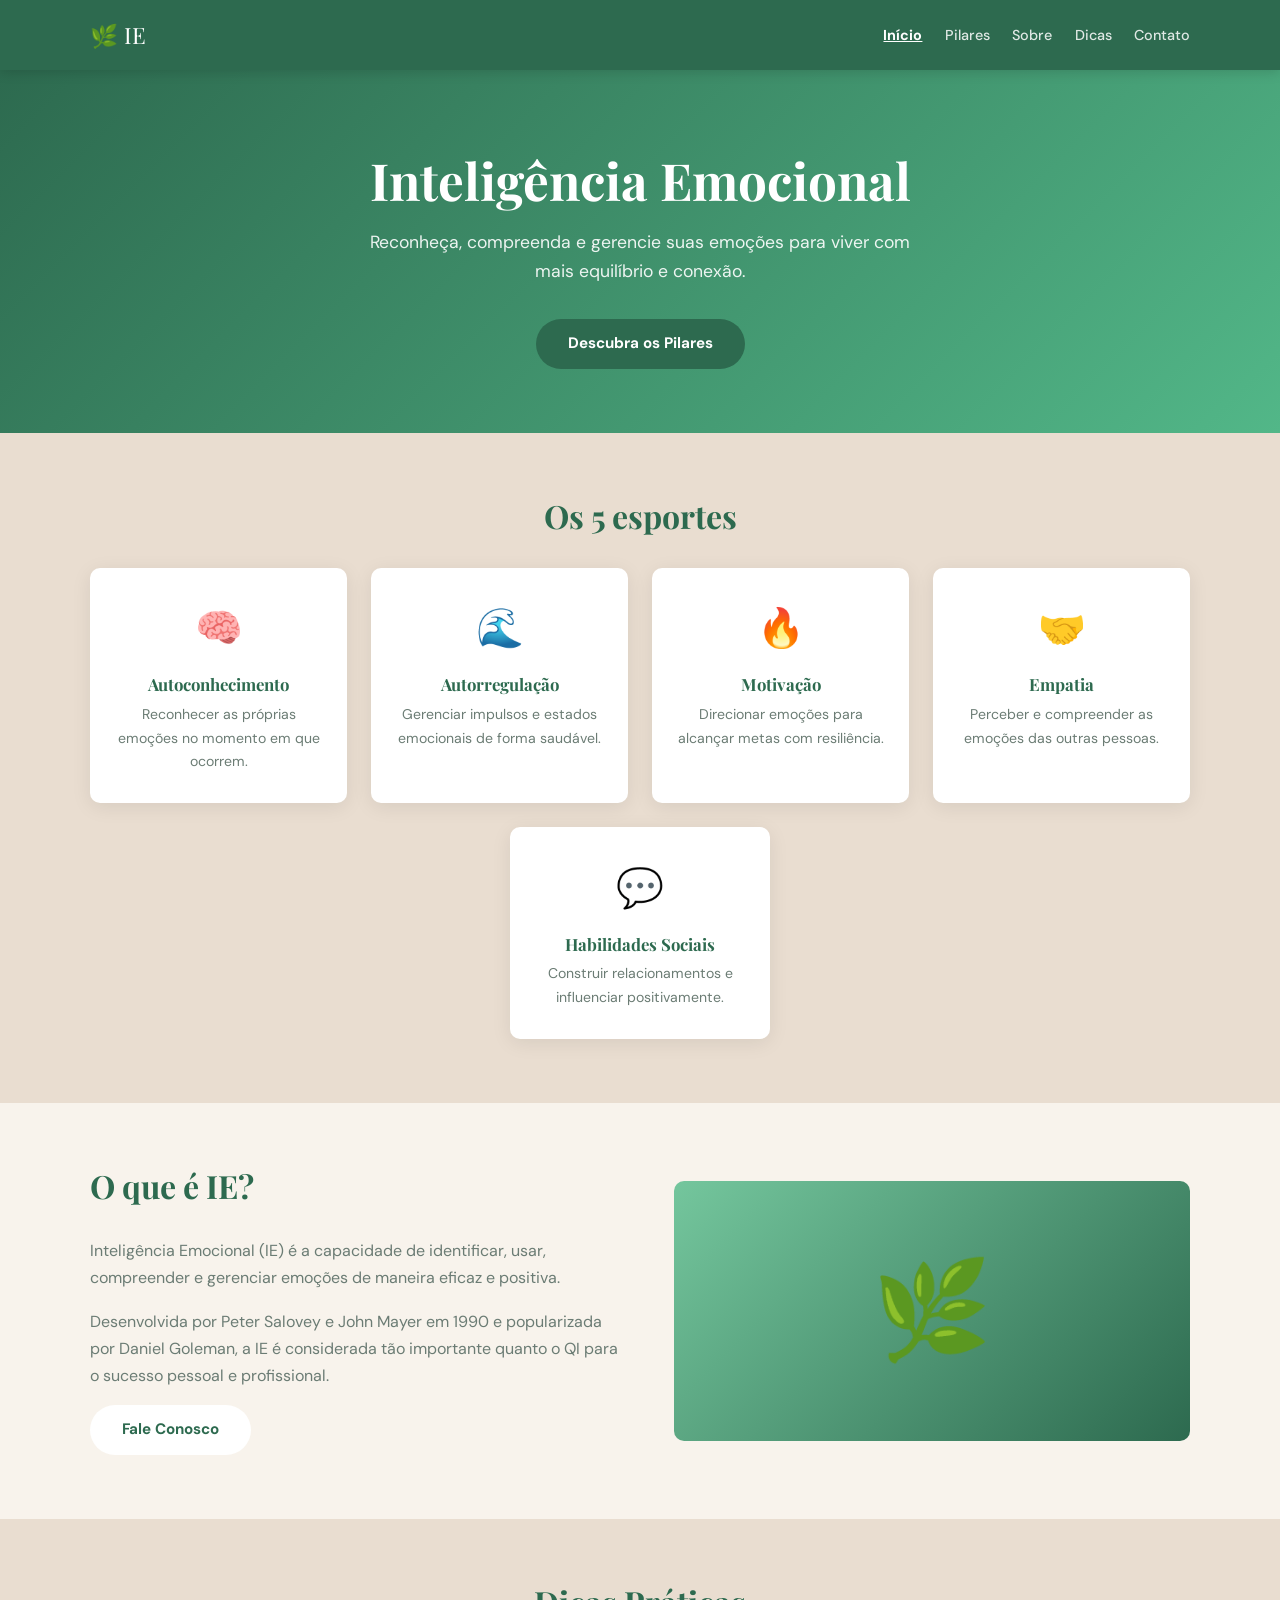
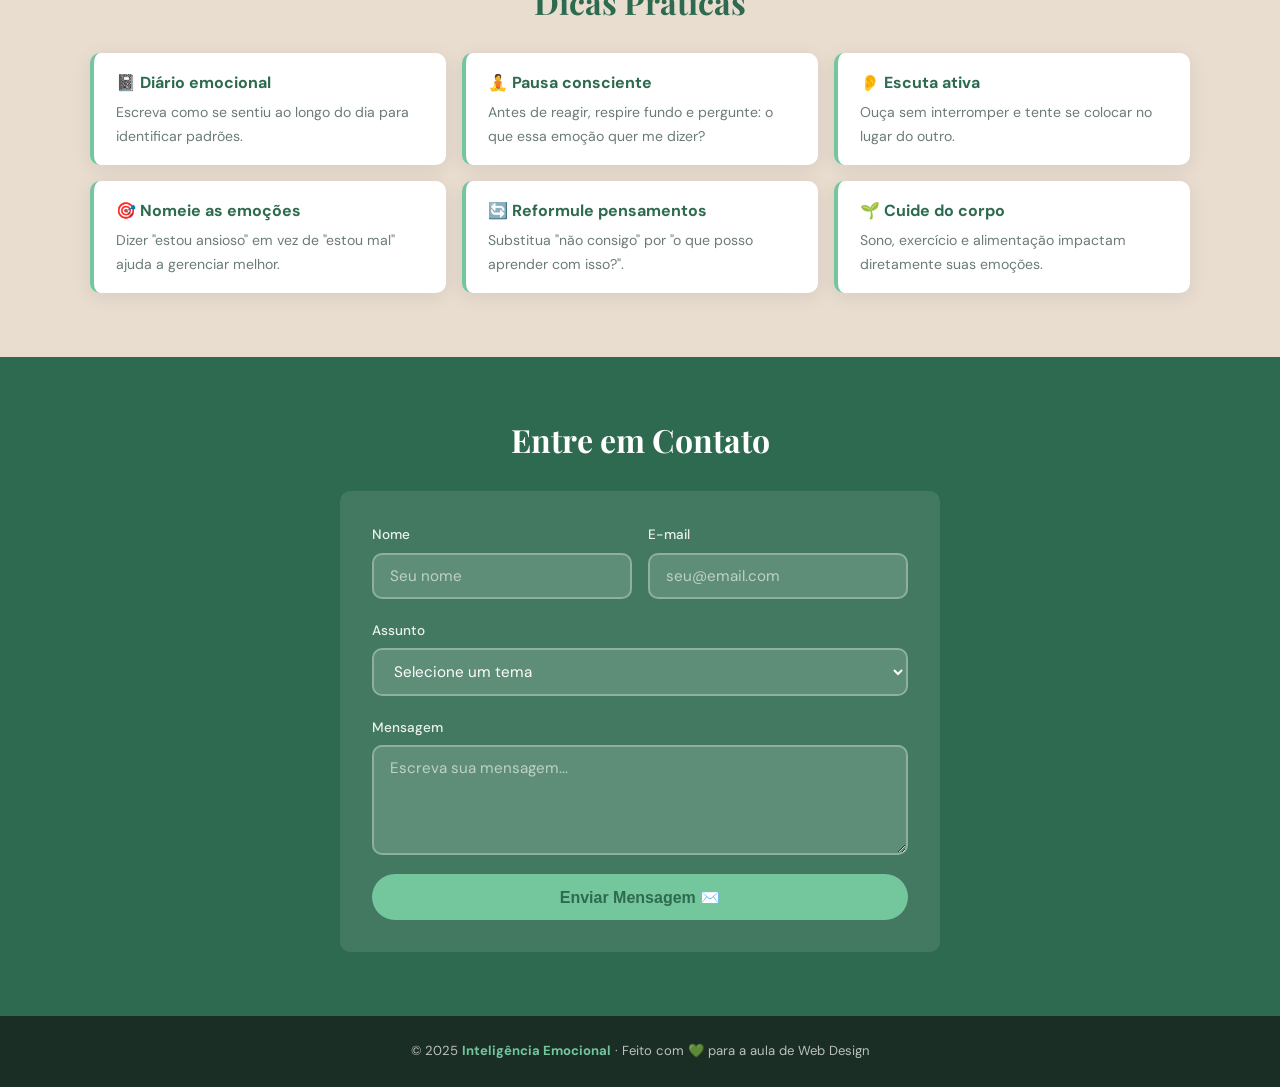
<file: aula-site-responsivo-main/index.html>
<!DOCTYPE html>
<html lang="pt-BR">
<head>
  <meta charset="UTF-8" />
  <meta name="viewport" content="width=device-width, initial-scale=1.0" />
  <title>Inteligência Emocional</title>
  <!-- 
   FONTE EXTERNA — Google Fonts
  Para trocar a fonte do site inteiro, altere apenas esta linha.
  Fontes atuais:
    • Títulos  → Playfair Display (serif elegante)
    • Textos   → DM Sans (sem-serifa, fácil de ler) 
 -->
  <link href="https://fonts.googleapis.com/css2?family=Playfair+Display:wght@400;700&family=DM+Sans:wght@300;400;500&display=swap" rel="stylesheet" />

 <link rel="stylesheet" href="estilo.css">
</head>

<body>

  <header>
    <div class="header-inner">
      <span class="logo">🌿 IE</span>
      <nav>
        <a href="index.html" class="ativo">Início</a>
        <a href="pilares.html">Pilares</a>
        <a href="sobre.html">Sobre</a>
        <a href="dicas.html">Dicas</a>
        <a href="contato.html">Contato</a>
      </nav>
    </div>
  </header>

  <section class="hero">
    <div class="container">
      <h1>Inteligência Emocional</h1>
      <p>Reconheça, compreenda e gerencie suas emoções para viver com mais equilíbrio e conexão.</p>
      <a href="#pilares" class="btn">Descubra os Pilares</a>
    </div>
  </section>

  <main>

    <section id="pilares" class="bg-areia">
      <div class="container">
        <h2 class="section-title">Os 5 esportes </h2>
        <div class="cards">
          <article class="card">
            <div class="icone">🧠</div>
            <h3>Autoconhecimento</h3>
            <p>Reconhecer as próprias emoções no momento em que ocorrem.</p>
          </article>
          <article class="card">
            <div class="icone">🌊</div>
            <h3>Autorregulação</h3>
            <p>Gerenciar impulsos e estados emocionais de forma saudável.</p>
          </article>
          <article class="card">
            <div class="icone">🔥</div>
            <h3>Motivação</h3>
            <p>Direcionar emoções para alcançar metas com resiliência.</p>
          </article>
          <article class="card">
            <div class="icone">🤝</div>
            <h3>Empatia</h3>
            <p>Perceber e compreender as emoções das outras pessoas.</p>
          </article>
          <article class="card">
            <div class="icone">💬</div>
            <h3>Habilidades Sociais</h3>
            <p>Construir relacionamentos e influenciar positivamente.</p>
          </article>
        </div>
      </div>
    </section>

    <section id="sobre">
      <div class="container">
        <div class="sobre-inner">
          <div class="sobre-texto">
            <h2 class="section-title" style="text-align:left;">O que é IE?</h2>
            <p>Inteligência Emocional (IE) é a capacidade de identificar, usar, compreender e gerenciar emoções de maneira eficaz e positiva.</p>
            <p>Desenvolvida por Peter Salovey e John Mayer em 1990 e popularizada por Daniel Goleman, a IE é considerada tão importante quanto o QI para o sucesso pessoal e profissional.</p>
            <a href="contato.html" class="btn btn--claro">Fale Conosco</a>
          </div>
          <div class="sobre-img" aria-hidden="true">🌿</div>
        </div>
      </div>
    </section>

    <section id="dicas" class="bg-areia">
      <div class="container">
        <h2 class="section-title">Dicas Práticas</h2>
        <div class="dicas-lista">
          <article class="dica">
            <strong>📓 Diário emocional</strong>
            <p>Escreva como se sentiu ao longo do dia para identificar padrões.</p>
          </article>
          <article class="dica">
            <strong>🧘 Pausa consciente</strong>
            <p>Antes de reagir, respire fundo e pergunte: o que essa emoção quer me dizer?</p>
          </article>
          <article class="dica">
            <strong>👂 Escuta ativa</strong>
            <p>Ouça sem interromper e tente se colocar no lugar do outro.</p>
          </article>
          <article class="dica">
            <strong>🎯 Nomeie as emoções</strong>
            <p>Dizer "estou ansioso" em vez de "estou mal" ajuda a gerenciar melhor.</p>
          </article>
          <article class="dica">
            <strong>🔄 Reformule pensamentos</strong>
            <p>Substitua "não consigo" por "o que posso aprender com isso?".</p>
          </article>
          <article class="dica">
            <strong>🌱 Cuide do corpo</strong>
            <p>Sono, exercício e alimentação impactam diretamente suas emoções.</p>
          </article>
        </div>
      </div>
    </section>

    <section id="contato">
      <div class="container">
        <h2 class="section-title">Entre em Contato</h2>
        <div class="form-wrap">
          <form action="#" method="post" novalidate>
            <div class="form-row">
              <div class="form-group">
                <label for="nome">Nome</label>
                <input type="text" id="nome" name="nome" placeholder="Seu nome" required />
              </div>
              <div class="form-group">
                <label for="email">E-mail</label>
                <input type="email" id="email" name="email" placeholder="seu@email.com" required />
              </div>
            </div>
            <div class="form-group">
              <label for="assunto">Assunto</label>
              <select id="assunto" name="assunto">
                <option value="">Selecione um tema</option>
                <option>Autoconhecimento</option>
                <option>Autorregulação</option>
                <option>Empatia</option>
                <option>Relacionamentos</option>
                <option>Outro</option>
              </select>
            </div>
            <div class="form-group">
              <label for="mensagem">Mensagem</label>
              <textarea id="mensagem" name="mensagem" placeholder="Escreva sua mensagem..." required></textarea>
            </div>
            <button type="submit" class="btn-enviar">Enviar Mensagem ✉️</button>
          </form>
        </div>
      </div>
    </section>

  </main>

  <footer>
    <div class="container">
      <p>© 2025 <strong>Inteligência Emocional</strong> · Feito com 💚 para a aula de Web Design</p>
    </div>
  </footer>

</body>
</html>
</file>
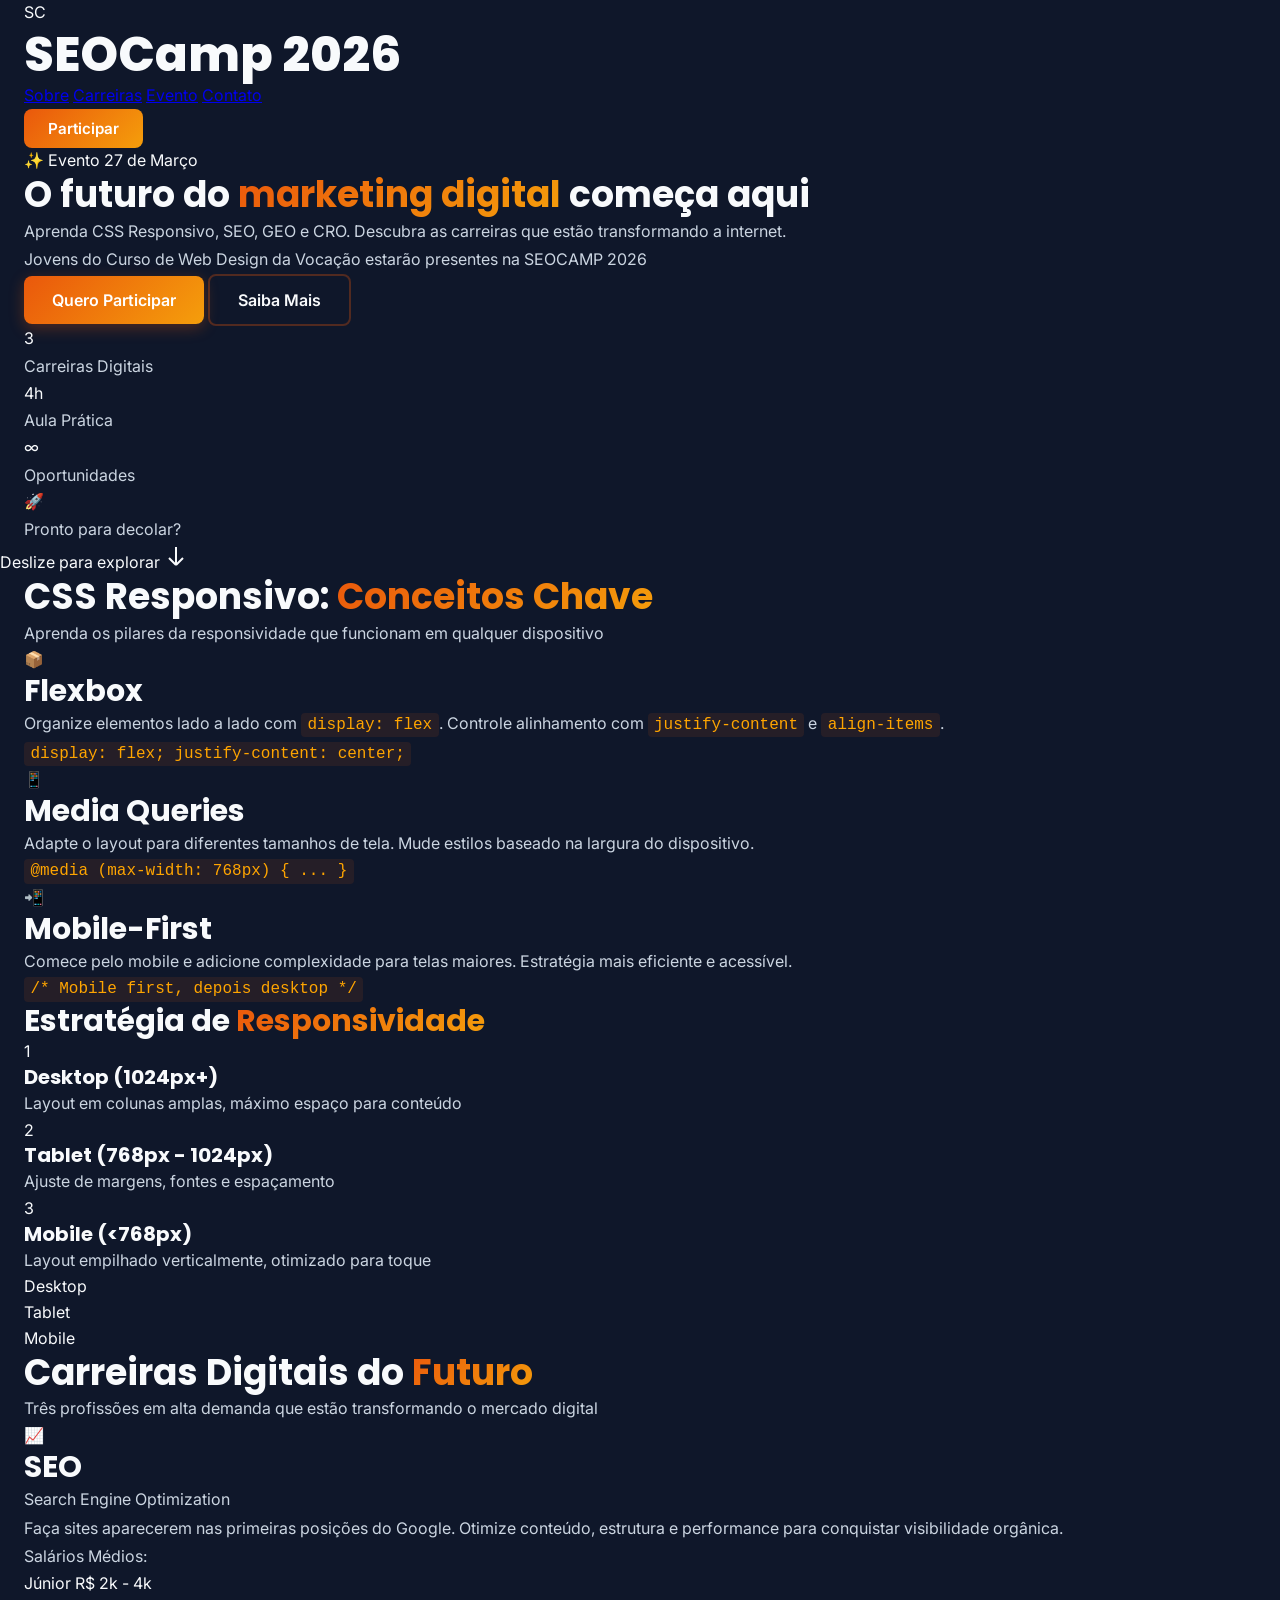
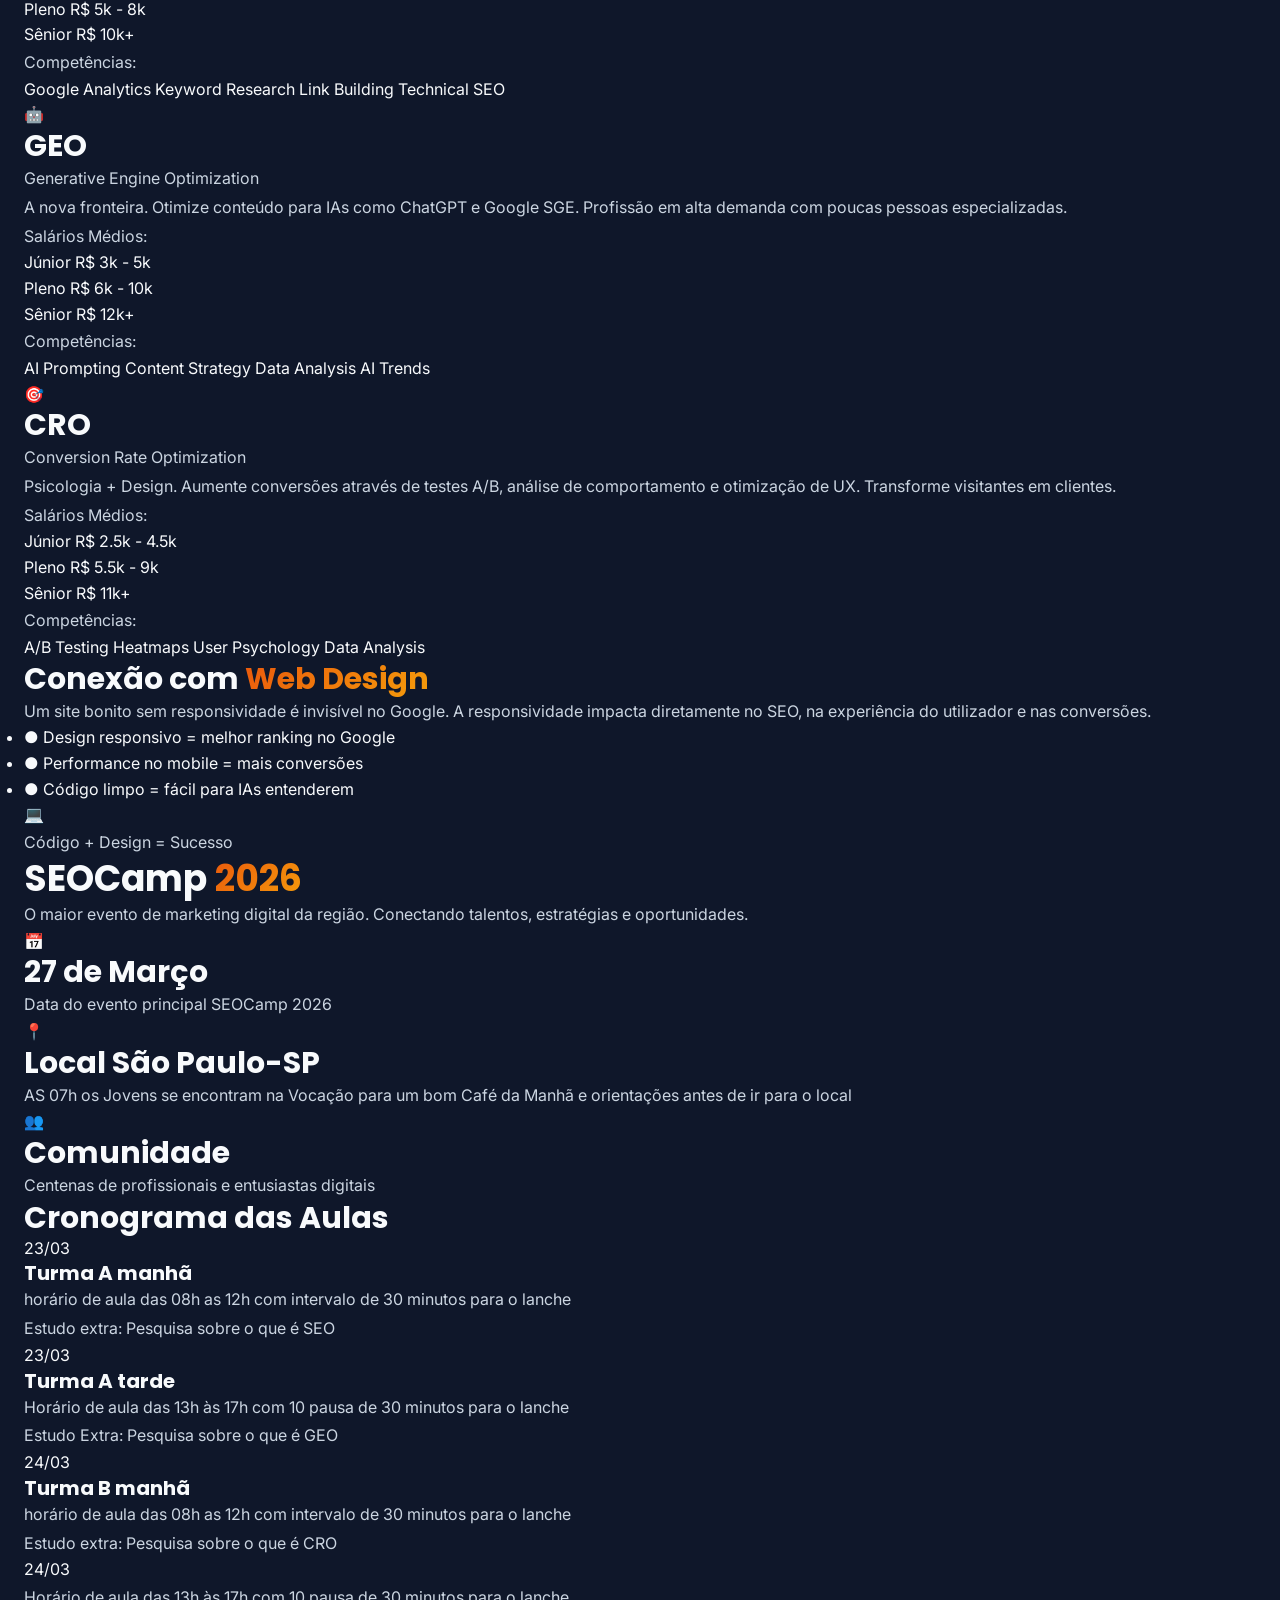
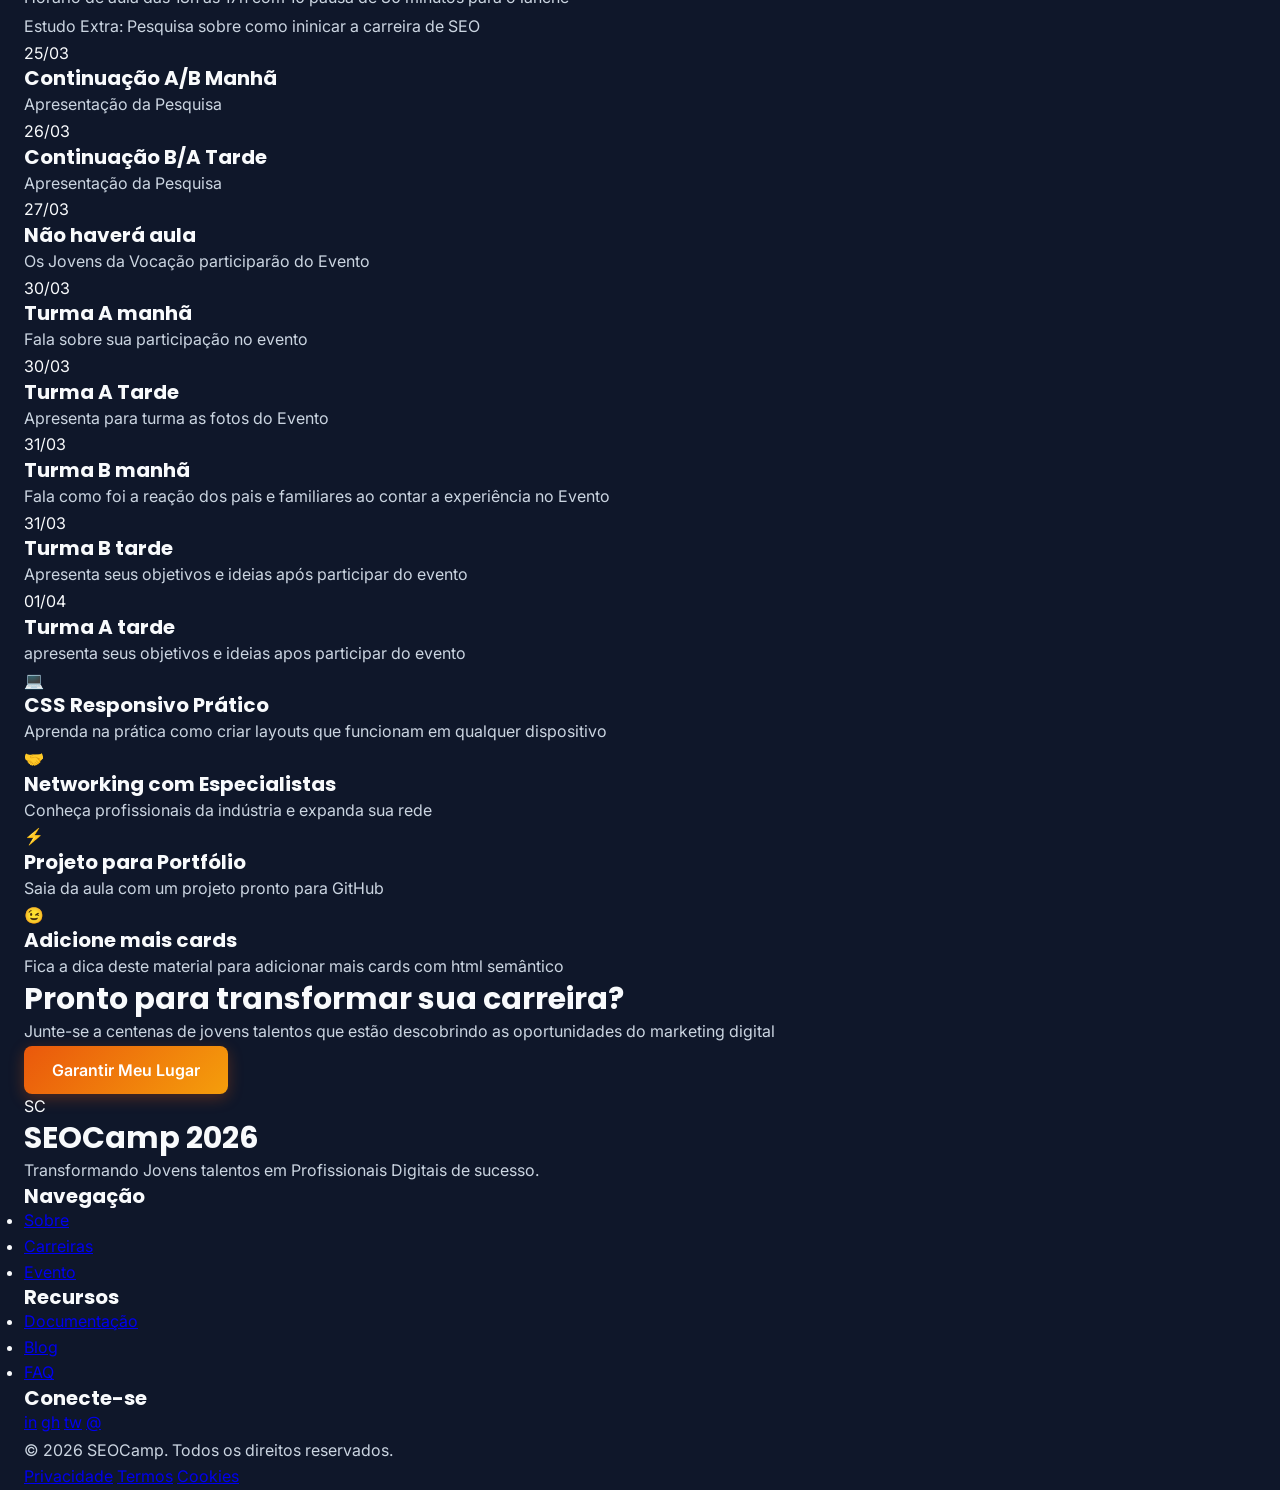
<file: Aula-CSS-aluno-Lucasrocha/aulas-23-a-26-de-marco/index.html>
<!DOCTYPE html>
<html lang="pt-br">
<head>
    <meta charset="UTF-8">
    <meta name="viewport" content="width=device-width, initial-scale=1.0">
    <title>Vocação na SEOCamp 2026 - Aula de CSS Responsivo</title>
    <link rel="stylesheet" href="style.css/style.css">
    <link rel="preconnect" href="https://fonts.googleapis.com">
    <link rel="preconnect" href="https://fonts.gstatic.com" crossorigin>
    <link href="https://fonts.googleapis.com/css2?family=Poppins:wght@700;800&family=Inter:wght@300;400;500;600&display=swap" rel="stylesheet">
</head>
<body>
    <!-- HEADER -->
    <header class="header">
        <div class="container">
            <div class="header-content">
                <div class="logo">
                    <div class="logo-icon">SC</div>
                    <h1>SEOCamp 2026</h1>
                   
                </div>
                <nav class="nav">
                    <a href="#sobre">Sobre</a>
                    <a href="#carreiras">Carreiras</a>
                    <a href="#evento">Evento</a>
                    <a href="#contato">Contato</a>
                </nav>
                <button class="cta-button">Participar</button>
            </div>
        </div>
    </header>

    <!-- HERO SECTION -->
    <section class="hero" id="hero">
        <div class="hero-background"></div>
        <div class="hero-overlay"></div>
        <div class="container">
            <div class="hero-content">
                <div class="hero-text">
                    <div class="event-badge">
                        <span class="badge-icon">✨</span>
                        <span class="badge-text">Evento 27 de Março</span>
                    </div>
                    <h2>O futuro do <span class="gradient-text">marketing digital</span> começa aqui</h2>
                    <p>Aprenda CSS Responsivo, SEO, GEO e CRO. Descubra as carreiras que estão transformando a internet.</p>
                     <p>Jovens do Curso de Web Design da Vocação estarão presentes na SEOCAMP 2026</p>
                    <div class="hero-buttons">
                        <button class="btn btn-primary">Quero Participar</button>
                        <button class="btn btn-secondary">Saiba Mais</button>
                    </div>
                    <div class="hero-stats">
                        <div class="stat">
                            <div class="stat-number">3</div>
                            <p>Carreiras Digitais</p>
                        </div>
                        <div class="stat">
                            <div class="stat-number">4h</div>
                            <p>Aula Prática</p>
                        </div>
                        <div class="stat">
                            <div class="stat-number">∞</div>
                            <p>Oportunidades</p>
                        </div>
                    </div>
                </div>
                <div class="hero-decoration">
                    <div class="decoration-box">
                        <div class="decoration-emoji">🚀</div>
                        <p>Pronto para decolar?</p>
                    </div>
                </div>
            </div>
        </div>
        <div class="scroll-indicator">
            <span>Deslize para explorar</span>
            <svg width="24" height="24" viewBox="0 0 24 24" fill="none" stroke="currentColor" stroke-width="2">
                <path d="M19 14l-7 7m0 0l-7-7m7 7V3"></path>
            </svg>
        </div>
    </section>

    <!-- RESPONSIVE CSS SECTION -->
    <section class="responsive-section" id="sobre">
        <div class="container">
            <div class="section-header">
                <h2>CSS Responsivo: <span class="gradient-text">Conceitos Chave</span></h2>
                <p>Aprenda os pilares da responsividade que funcionam em qualquer dispositivo</p>
            </div>

            <div class="concepts-grid">
                <article class="concept-card">
                    <div class="concept-icon">📦</div>
                    <h3>Flexbox</h3>
                    <p>Organize elementos lado a lado com <code>display: flex</code>. Controle alinhamento com <code>justify-content</code> e <code>align-items</code>.</p>
                    <div class="code-example">
                        <code>display: flex; justify-content: center;</code>
                    </div>
                </article>

                <article class="concept-card">
                    <div class="concept-icon">📱</div>
                    <h3>Media Queries</h3>
                    <p>Adapte o layout para diferentes tamanhos de tela. Mude estilos baseado na largura do dispositivo.</p>
                    <div class="code-example">
                        <code>@media (max-width: 768px) { ... }</code>
                    </div>
                </article>

                <article class="concept-card">
                    <div class="concept-icon">📲</div>
                    <h3>Mobile-First</h3>
                    <p>Comece pelo mobile e adicione complexidade para telas maiores. Estratégia mais eficiente e acessível.</p>
                    <div class="code-example">
                        <code>/* Mobile first, depois desktop */</code>
                    </div>
                </article>
            </div>

            <div class="divider"></div>

            <div class="responsive-strategy">
                <div class="strategy-text">
                    <h3>Estratégia de <span class="gradient-text">Responsividade</span></h3>
                    <div class="strategy-steps">
                        <div class="step">
                            <div class="step-number">1</div>
                            <div>
                                <h4>Desktop (1024px+)</h4>
                                <p>Layout em colunas amplas, máximo espaço para conteúdo</p>
                            </div>
                        </div>
                        <div class="step">
                            <div class="step-number">2</div>
                            <div>
                                <h4>Tablet (768px - 1024px)</h4>
                                <p>Ajuste de margens, fontes e espaçamento</p>
                            </div>
                        </div>
                        <div class="step">
                            <div class="step-number">3</div>
                            <div>
                                <h4>Mobile (&lt;768px)</h4>
                                <p>Layout empilhado verticalmente, otimizado para toque</p>
                            </div>
                        </div>
                    </div>
                </div>

                <div class="responsive-demo">
                    <div class="demo-device desktop-demo">
                        <div class="demo-label">Desktop</div>
                        <div class="demo-content">
                            <div class="demo-box"></div>
                            <div class="demo-box"></div>
                            <div class="demo-box"></div>
                        </div>
                    </div>
                    <div class="demo-device tablet-demo">
                        <div class="demo-label">Tablet</div>
                        <div class="demo-content">
                            <div class="demo-box"></div>
                            <div class="demo-box"></div>
                        </div>
                    </div>
                    <div class="demo-device mobile-demo">
                        <div class="demo-label">Mobile</div>
                        <div class="demo-content">
                            <div class="demo-box"></div>
                            <div class="demo-box"></div>
                        </div>
                    </div>
                </div>
            </div>
        </div>
    </section>

    <!-- CAREERS SECTION -->
    <section class="careers-section" id="carreiras">
        <div class="container">
            <div class="section-header">
                <h2>Carreiras Digitais do <span class="gradient-text">Futuro</span></h2>
                <p>Três profissões em alta demanda que estão transformando o mercado digital</p>
            </div>

            <div class="careers-grid">
                <article class="career-card">
                    <div class="career-header seo-header">
                        <div class="career-icon">📈</div>
                    </div>
                    <div class="career-body">
                        <h3>SEO</h3>
                        <p class="career-subtitle">Search Engine Optimization</p>
                        <p class="career-description">Faça sites aparecerem nas primeiras posições do Google. Otimize conteúdo, estrutura e performance para conquistar visibilidade orgânica.</p>
                        
                        <div class="salaries">
                            <p class="salaries-title">Salários Médios:</p>
                            <div class="salary-item">
                                <span>Júnior</span>
                                <span class="salary-value">R$ 2k - 4k</span>
                            </div>
                            <div class="salary-item">
                                <span>Pleno</span>
                                <span class="salary-value">R$ 5k - 8k</span>
                            </div>
                            <div class="salary-item">
                                <span>Sênior</span>
                                <span class="salary-value">R$ 10k+</span>
                            </div>
                        </div>

                        <div class="skills">
                            <p class="skills-title">Competências:</p>
                            <div class="skills-list">
                                <span class="skill-badge">Google Analytics</span>
                                <span class="skill-badge">Keyword Research</span>
                                <span class="skill-badge">Link Building</span>
                                <span class="skill-badge">Technical SEO</span>
                            </div>
                        </div>
                    </div>
                </article>

                <article class="career-card">
                    <div class="career-header geo-header">
                        <div class="career-icon">🤖</div>
                    </div>
                    <div class="career-body">
                        <h3>GEO</h3>
                        <p class="career-subtitle">Generative Engine Optimization</p>
                        <p class="career-description">A nova fronteira. Otimize conteúdo para IAs como ChatGPT e Google SGE. Profissão em alta demanda com poucas pessoas especializadas.</p>
                        
                        <div class="salaries">
                            <p class="salaries-title">Salários Médios:</p>
                            <div class="salary-item">
                                <span>Júnior</span>
                                <span class="salary-value">R$ 3k - 5k</span>
                            </div>
                            <div class="salary-item">
                                <span>Pleno</span>
                                <span class="salary-value">R$ 6k - 10k</span>
                            </div>
                            <div class="salary-item">
                                <span>Sênior</span>
                                <span class="salary-value">R$ 12k+</span>
                            </div>
                        </div>

                        <div class="skills">
                            <p class="skills-title">Competências:</p>
                            <div class="skills-list">
                                <span class="skill-badge">AI Prompting</span>
                                <span class="skill-badge">Content Strategy</span>
                                <span class="skill-badge">Data Analysis</span>
                                <span class="skill-badge">AI Trends</span>
                            </div>
                        </div>
                    </div>
                </article>

                <article class="career-card">
                    <div class="career-header cro-header">
                        <div class="career-icon">🎯</div>
                    </div>
                    <div class="career-body">
                        <h3>CRO</h3>
                        <p class="career-subtitle">Conversion Rate Optimization</p>
                        <p class="career-description">Psicologia + Design. Aumente conversões através de testes A/B, análise de comportamento e otimização de UX. Transforme visitantes em clientes.</p>
                        
                        <div class="salaries">
                            <p class="salaries-title">Salários Médios:</p>
                            <div class="salary-item">
                                <span>Júnior</span>
                                <span class="salary-value">R$ 2.5k - 4.5k</span>
                            </div>
                            <div class="salary-item">
                                <span>Pleno</span>
                                <span class="salary-value">R$ 5.5k - 9k</span>
                            </div>
                            <div class="salary-item">
                                <span>Sênior</span>
                                <span class="salary-value">R$ 11k+</span>
                            </div>
                        </div>

                        <div class="skills">
                            <p class="skills-title">Competências:</p>
                            <div class="skills-list">
                                <span class="skill-badge">A/B Testing</span>
                                <span class="skill-badge">Heatmaps</span>
                                <span class="skill-badge">User Psychology</span>
                                <span class="skill-badge">Data Analysis</span>
                            </div>
                        </div>
                    </div>
                </article>
            </div>

            <div class="divider"></div>

            <div class="connection-box">
                <div class="connection-text">
                    <h3>Conexão com <span class="gradient-text">Web Design</span></h3>
                    <p>Um site bonito sem responsividade é invisível no Google. A responsividade impacta diretamente no SEO, na experiência do utilizador e nas conversões.</p>
                    <ul class="connection-list">
                        <li>
                            <span class="list-icon">●</span>
                            <span>Design responsivo = melhor ranking no Google</span>
                        </li>
                        <li>
                            <span class="list-icon">●</span>
                            <span>Performance no mobile = mais conversões</span>
                        </li>
                        <li>
                            <span class="list-icon">●</span>
                            <span>Código limpo = fácil para IAs entenderem</span>
                        </li>
                    </ul>
                </div>
                <div class="connection-decoration">
                    <div class="decoration-emoji">💻</div>
                    <p>Código + Design = Sucesso</p>
                </div>
            </div>
        </div>
    </section>

    <!-- EVENT SECTION -->
    <section class="event-section" id="evento">
        <div class="container">
            <div class="section-header">
                <h2>SEOCamp <span class="gradient-text">2026</span></h2>
                <p>O maior evento de marketing digital da região. Conectando talentos, estratégias e oportunidades.</p>
            </div>

            <div class="event-info-grid">
                <article class="event-info-card">
                    <div class="info-icon">📅</div>
                    <h3>27 de Março</h3>
                    <p>Data do evento principal SEOCamp 2026</p>
                </article>
                <article class="event-info-card">
                    <div class="info-icon">📍</div>
                    <h3>Local São Paulo-SP</h3>
                    <p>AS 07h os Jovens se encontram na Vocação para um bom Café da Manhã e orientações antes de ir para o local</p>
                </article>
                <article class="event-info-card">
                    <div class="info-icon">👥</div>
                    <h3>Comunidade</h3>
                    <p>Centenas de profissionais e entusiastas digitais</p>
                </article>
            </div>

            <h3 class="schedule-title">Cronograma das Aulas</h3>
            <div class="schedule-grid">
                <article class="schedule-card">
                    <div class="schedule-date">23/03</div>
                    <h4>Turma A manhã</h4>
                    <p>horário de aula das 08h as 12h com intervalo de 30 minutos para o lanche</p>
                    <p>Estudo extra: Pesquisa sobre o que é SEO</p>
                </article>
                <article class="schedule-card">
                    <div class="schedule-date">23/03</div>
                    <h4>Turma A tarde</h4>
                    <p>Horário de aula das 13h às 17h com 10 pausa de 30 minutos para o lanche</p>
                    <p>Estudo Extra: Pesquisa sobre o que é GEO</p>
                </article>
                <article class="schedule-card">
                    <div class="schedule-date">24/03</div>
                    <h4>Turma B manhã</h4>
                   <p>horário de aula das 08h as 12h com intervalo de 30 minutos para o lanche</p>
                    <p>Estudo extra: Pesquisa sobre o que é CRO</p>
                </article>
                <article class="schedule-card">
                    <div class="schedule-date">24/03</div>
                    <p>Horário de aula das 13h às 17h com 10 pausa de 30 minutos para o lanche</p>
                    <p>Estudo Extra: Pesquisa sobre como ininicar a carreira de SEO</p>
                </article>
                <article class="schedule-card">
                    <div class="schedule-date">25/03</div>
                    <h4>Continuação A/B Manhã</h4>
                    <p>Apresentação da Pesquisa</p>
                </article>
                <article class="schedule-card">
                    <div class="schedule-date">26/03</div>
                    <h4>Continuação B/A Tarde</h4>
                    <p>Apresentação da Pesquisa</p>
                </article>
                <article class="schedule-card">
                    <div class="schedule-date">27/03</div>
                    <h4>Não haverá aula</h4>
                    <p>Os Jovens da Vocação participarão do Evento</p>
                </article>
                  <article class="schedule-card">
                    <div class="schedule-date">30/03</div>
                    <h4>Turma A manhã</h4>
                    <p>Fala sobre sua participação no evento</p>
                </article>
                <article class="schedule-card">
                    <div class="schedule-date">30/03</div>
                    <h4>Turma A Tarde</h4>
                    <p>Apresenta para turma as fotos do Evento</p>
                </article>
                <article class="schedule-card">
                    <div class="schedule-date">31/03</div>
                    <h4>Turma B manhã</h4>
                    <p>Fala como foi a reação dos pais e familiares ao contar a experiência no Evento</p>
                </article>
                <article class="schedule-card">
                    <div class="schedule-date">31/03</div>
                    <h4>Turma B tarde</h4>
                    <p>Apresenta seus objetivos e ideias após participar do evento</p>

                  <articule class="schedule-card"> 
                    <div class="schedule-date">01/04</div>
                    <h4>Turma A tarde </h4>
                    <p>apresenta seus objetivos e ideias apos participar do evento</p>
                </articule>

       </articule>

       </articule>
            </div>

            <div class="divider"></div>

            <div class="highlights-grid">
                <article class="highlight-card">
                    <div class="highlight-icon">💻</div>
                    <h4>CSS Responsivo Prático</h4>
                    <p>Aprenda na prática como criar layouts que funcionam em qualquer dispositivo</p>
                </article>
                <article class="highlight-card">
                    <div class="highlight-icon">🤝</div>
                    <h4>Networking com Especialistas</h4>
                    <p>Conheça profissionais da indústria e expanda sua rede</p>
                </article>
                <article class="highlight-card">
                    <div class="highlight-icon">⚡</div>
                    <h4>Projeto para Portfólio</h4>
                    <p>Saia da aula com um projeto pronto para GitHub</p>
                </article>
                <article class="highlight-card">
                    <div class="highlight-icon">😉</div>
                    <h4>Adicione mais cards</h4>
                    <p>Fica a dica deste material para adicionar mais cards com html semântico</p>
                </article>
            </div>

            <div class="cta-section">
                <h3>Pronto para transformar sua carreira?</h3>
                <p>Junte-se a centenas de jovens talentos que estão descobrindo as oportunidades do marketing digital</p>
                <button class="btn btn-primary">Garantir Meu Lugar</button>
            </div>
        </div>
    </section>

    <!-- FOOTER -->
    <footer class="footer" id="contato">
        <div class="container">
            <div class="footer-content">
                <div class="footer-brand">
                    <div class="logo">
                        <div class="logo-icon">SC</div>
                        <h3>SEOCamp 2026</h3>
                    </div>
                    <p>Transformando Jovens talentos em Profissionais Digitais de sucesso.</p>
                </div>

                <div class="footer-links">
                    <h4>Navegação</h4>
                    <ul>
                        <li><a href="#sobre">Sobre</a></li>
                        <li><a href="#carreiras">Carreiras</a></li>
                        <li><a href="#evento">Evento</a></li>
                    </ul>
                </div>

                <div class="footer-links">
                    <h4>Recursos</h4>
                    <ul>
                        <li><a href="#">Documentação</a></li>
                        <li><a href="#">Blog</a></li>
                        <li><a href="#">FAQ</a></li>
                    </ul>
                </div>

                <div class="footer-social">
                    <h4>Conecte-se</h4>
                    <div class="social-links">
                        <a href="#" title="LinkedIn">in</a>
                        <a href="#" title="GitHub">gh</a>
                        <a href="#" title="Twitter">tw</a>
                        <a href="#" title="Email">@</a>
                    </div>
                </div>
            </div>

            <div class="divider"></div>

            <div class="footer-bottom">
                <p>&copy; 2026 SEOCamp. Todos os direitos reservados.</p>
                <div class="footer-bottom-links">
                    <a href="#">Privacidade</a>
                    <a href="#">Termos</a>
                    <a href="#">Cookies</a>
                </div>
            </div>
        </div>
    </footer>
</body>
</html>
</file>
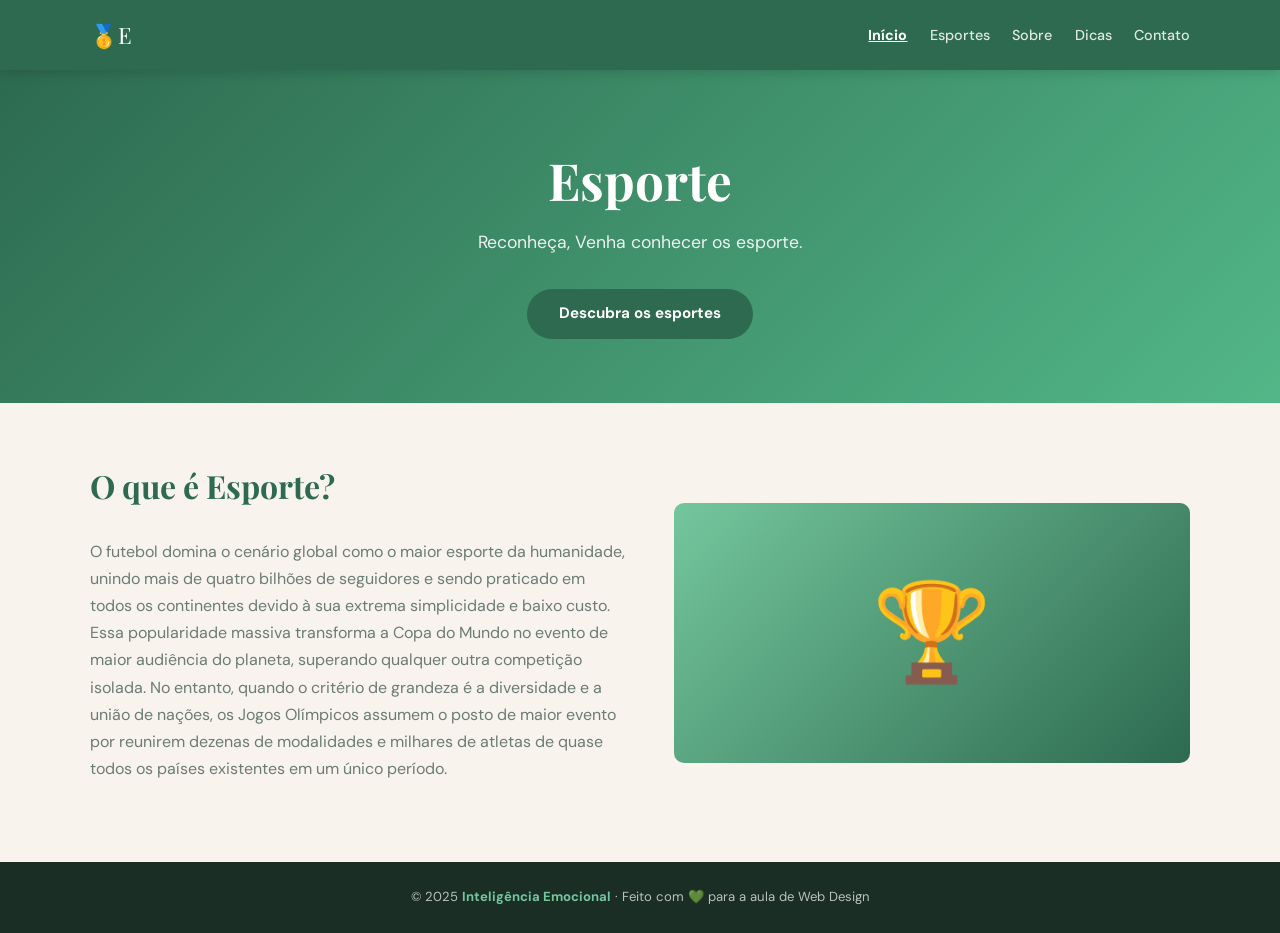
<file: aula-site-responsivo-main/esporte - Copia.html>
<!DOCTYPE html>
<html lang="pt-BR">
<head>
  <meta charset="UTF-8" />
  <meta name="viewport" content="width=device-width, initial-scale=1.0" />
  <title>Esporte</title>
  <!-- 
   FONTE EXTERNA — Google Fonts
  Para trocar a fonte do site inteiro, altere apenas esta linha.
  Fontes atuais:
    • Títulos  → Playfair Display (serif elegante)
    • Textos   → DM Sans (sem-serifa, fácil de ler) 
 -->
  <link href="https://fonts.googleapis.com/css2?family=Playfair+Display:wght@400;700&family=DM+Sans:wght@300;400;500&display=swap" rel="stylesheet" />

 <link rel="stylesheet" href="estilo.css">
</head>

<body>

  <header>
    <div class="header-inner">
      <span class="logo">🥇E</span>
      <nav>
        <a href="projeto.html" class="ativo">Início</a>
        <a href="esporte - Copia.html">Esportes</a>
        <a href="sobre.html">Sobre</a>
        <a href="dicas.html">Dicas</a>
        <a href="contato.html">Contato</a>
      </nav>
    </div>
  </header>

  <section class="hero">
    <div class="container">
      <h1> Esporte</h1>
      <p>Reconheça, Venha conhecer os esporte.</p>
      <a href="#pilares" class="btn">Descubra os esportes</a>
    </div>
  </section>

  <main>
    <section id="sobre">
      <div class="container">
        <div class="sobre-inner">
          <div class="sobre-texto">
            <h2 class="section-title" style="text-align:left;">O que é Esporte?</h2>
            <p>O futebol domina o cenário global como o maior esporte da humanidade, unindo mais de quatro bilhões de seguidores e sendo praticado em todos os continentes devido à sua extrema simplicidade e baixo custo. Essa popularidade massiva transforma a Copa do Mundo no evento de maior audiência do planeta, superando qualquer outra competição isolada. No entanto, quando o critério de grandeza é a diversidade e a união de nações, os Jogos Olímpicos assumem o posto de maior evento por reunirem dezenas de modalidades e milhares de atletas de quase todos os países existentes em um único período.</p>
          </div>
          <div class="sobre-img" aria-hidden="true">🏆</div>
        </div>
      </div>
    </section>


  </main>

  <footer>
    <div class="container">
      <p>© 2025 <strong>Inteligência Emocional</strong> · Feito com 💚 para a aula de Web Design</p>
    </div>
  </footer>

</body>
</html>
</file>
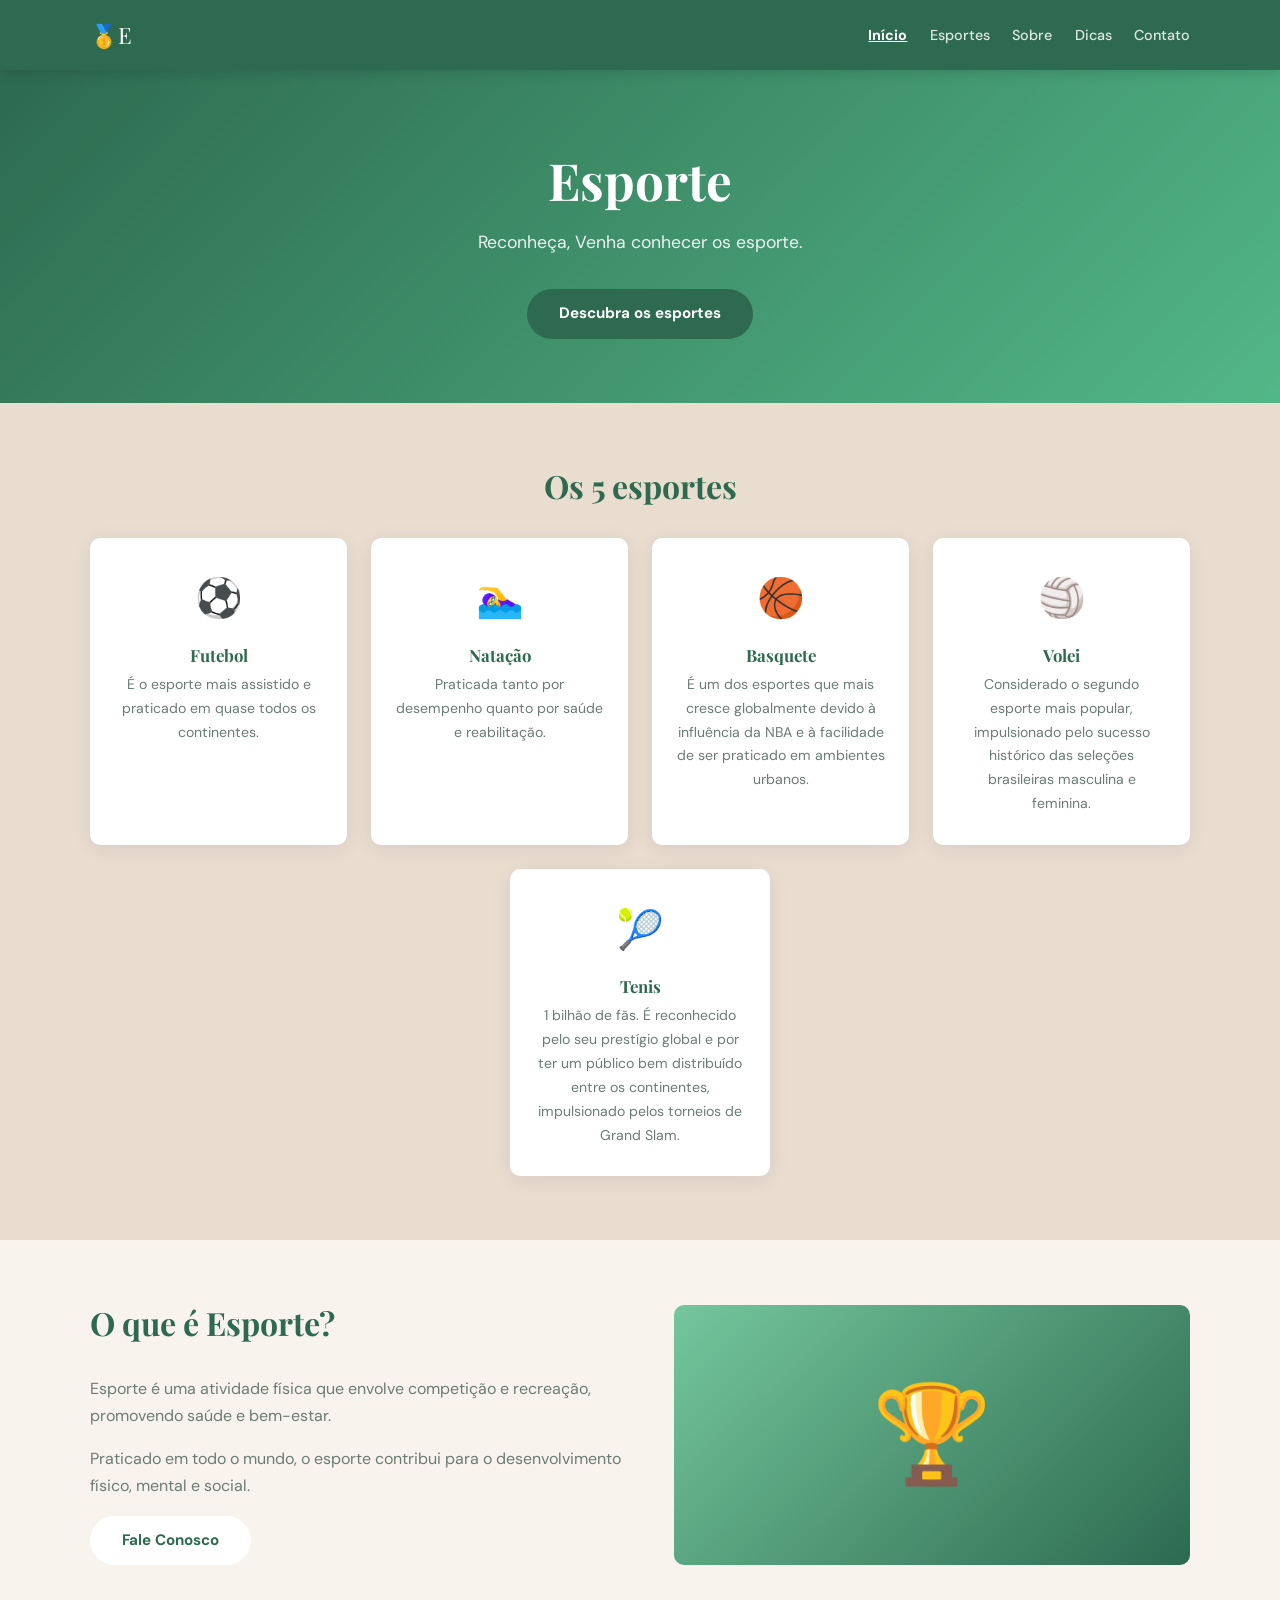
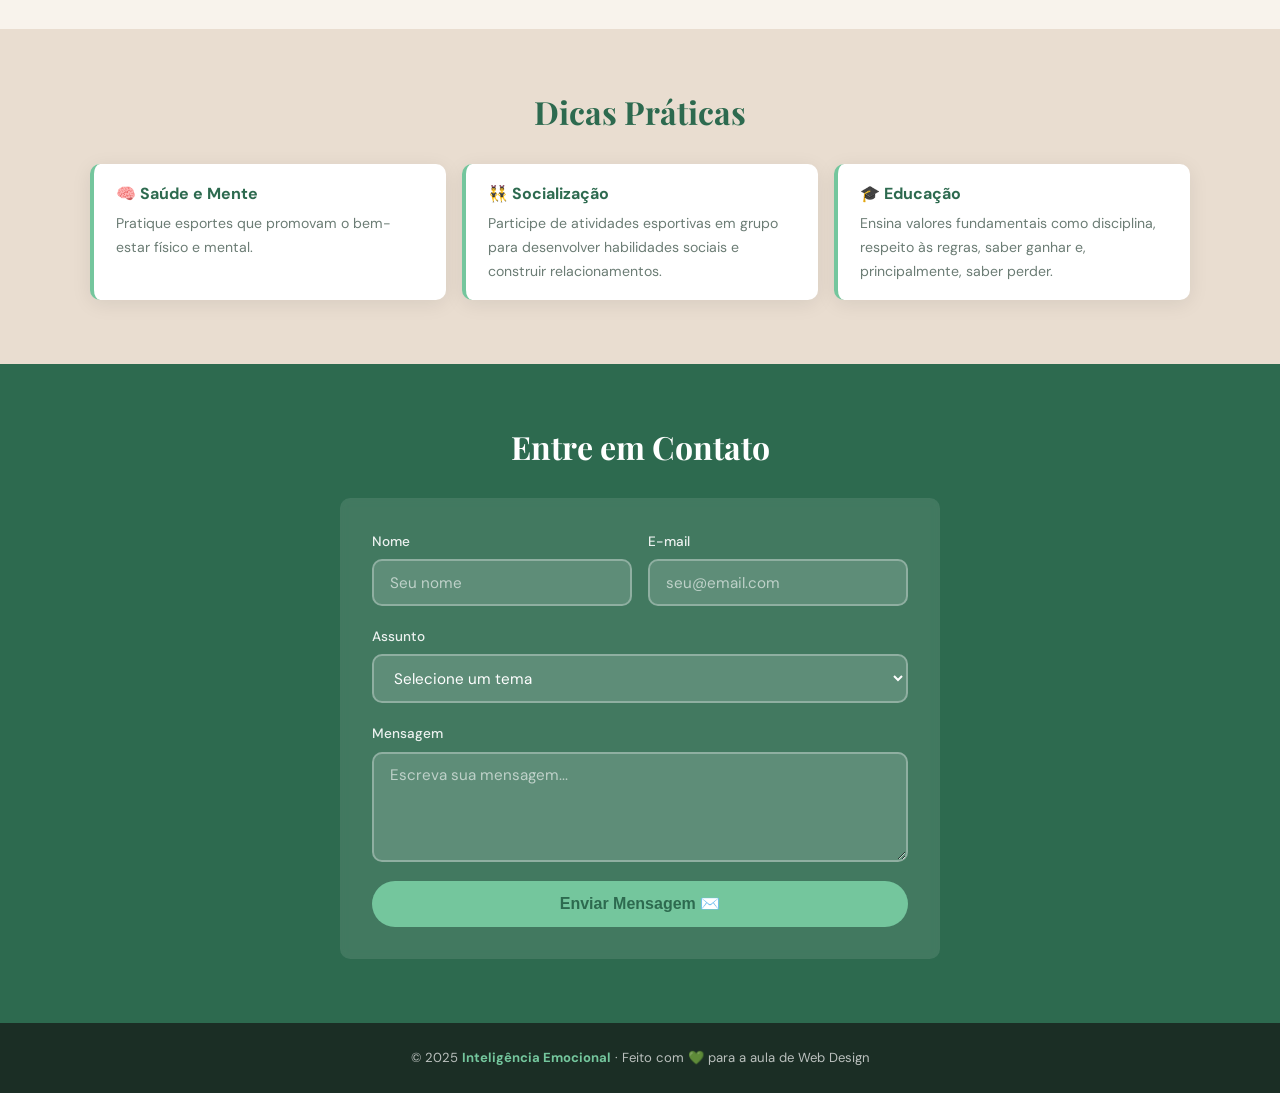
<file: aula-site-responsivo-main/projeto.html>
<!DOCTYPE html>
<html lang="pt-BR">
<head>
  <meta charset="UTF-8" />
  <meta name="viewport" content="width=device-width, initial-scale=1.0" />
  <title>Esporte</title>
  <!-- 
   FONTE EXTERNA — Google Fonts
  Para trocar a fonte do site inteiro, altere apenas esta linha.
  Fontes atuais:
    • Títulos  → Playfair Display (serif elegante)
    • Textos   → DM Sans (sem-serifa, fácil de ler) 
 -->
  <link href="https://fonts.googleapis.com/css2?family=Playfair+Display:wght@400;700&family=DM+Sans:wght@300;400;500&display=swap" rel="stylesheet" />

 <link rel="stylesheet" href="estilo.css">
</head>

<body>

  <header>
    <div class="header-inner">
      <span class="logo">🥇E</span>
      <nav>
        <a href="projeto.html" class="ativo">Início</a>
        <a href="esporte - Copia.html">Esportes</a>
        <a href="sobre.html">Sobre</a>
        <a href="dicas.html">Dicas</a>
        <a href="contato.html">Contato</a>
      </nav>
    </div>
  </header>

  <section class="hero">
    <div class="container">
      <h1> Esporte</h1>
      <p>Reconheça, Venha conhecer os esporte.</p>
      <a href="#pilares" class="btn">Descubra os esportes</a>
    </div>
  </section>

  <main>

    <section id="pilares" class="bg-areia">
      <div class="container">
        <h2 class="section-title">Os 5 esportes </h2>
        <div class="cards">
          <article class="card">
            <div class="icone">⚽</div>
            <h3>Futebol</h3>
            <p>É o esporte mais assistido e praticado em quase todos os continentes.</p>
          </article>
          <article class="card">
            <div class="icone">🏊‍♀️</div>
            <h3>Natação</h3>
            <p> Praticada tanto por desempenho quanto por saúde e reabilitação.</p>
          </article>
          <article class="card">
            <div class="icone">🏀</div>
            <h3>Basquete</h3>
            <p>É um dos esportes que mais cresce globalmente devido à influência da NBA e à facilidade de ser praticado em ambientes urbanos.</p>
          </article>
          <article class="card">
            <div class="icone">🏐</div>
            <h3>Volei</h3>
            <p>Considerado o segundo esporte mais popular, impulsionado pelo sucesso histórico das seleções brasileiras masculina e feminina.</p>
          </article>
          <article class="card">
            <div class="icone">🎾</div>
            <h3>Tenis</h3>
            <p>1 bilhão de fãs. É reconhecido pelo seu prestígio global e por ter um público bem distribuído entre os continentes, impulsionado pelos torneios de Grand Slam.</p>
          </article>
        </div>
      </div>
    </section>

    <section id="sobre">
      <div class="container">
        <div class="sobre-inner">
          <div class="sobre-texto">
            <h2 class="section-title" style="text-align:left;">O que é Esporte?</h2>
            <p>Esporte é uma atividade física que envolve competição e recreação, promovendo saúde e bem-estar.</p>
            <p>Praticado em todo o mundo, o esporte contribui para o desenvolvimento físico, mental e social.</p>
            <a href="contato.html" class="btn btn--claro">Fale Conosco</a>
          </div>
          <div class="sobre-img" aria-hidden="true">🏆</div>
        </div>
      </div>
    </section>

    <section id="dicas" class="bg-areia">
      <div class="container">
        <h2 class="section-title">Dicas Práticas</h2>
        <div class="dicas-lista">
          <article class="dica">
            <strong>🧠 Saúde e Mente</strong>
            <p>Pratique esportes que promovam o bem-estar físico e mental.</p>
          </article>
          <article class="dica">
            <strong>👯‍♂️ Socialização</strong>
            <p>Participe de atividades esportivas em grupo para desenvolver habilidades sociais e construir relacionamentos.</p>
          </article>
          <article class="dica">
            <strong>🎓 Educação</strong>
            <p> Ensina valores fundamentais como disciplina, respeito às regras, saber ganhar e, principalmente, saber perder.</p>
          </article>
        </div>
      </div>
    </section>

    <section id="contato">
      <div class="container">
        <h2 class="section-title">Entre em Contato</h2>
        <div class="form-wrap">
          <form action="#" method="post" novalidate>
            <div class="form-row">
              <div class="form-group">
                <label for="nome">Nome</label>
                <input type="text" id="nome" name="nome" placeholder="Seu nome" required />
              </div>
              <div class="form-group">
                <label for="email">E-mail</label>
                <input type="email" id="email" name="email" placeholder="seu@email.com" required />
              </div>
            </div>
            <div class="form-group">
              <label for="assunto">Assunto</label>
              <select id="assunto" name="assunto">
                <option value="">Selecione um tema</option>
                <option>Autoconhecimento</option>
                <option>Autorregulação</option>
                <option>Empatia</option>
                <option>Relacionamentos</option>
                <option>Outro</option>
              </select>
            </div>
            <div class="form-group">
              <label for="mensagem">Mensagem</label>
              <textarea id="mensagem" name="mensagem" placeholder="Escreva sua mensagem..." required></textarea>
            </div>
            <button type="submit" class="btn-enviar">Enviar Mensagem ✉️</button>
          </form>
        </div>
      </div>
    </section>

  </main>

  <footer>
    <div class="container">
      <p>© 2025 <strong>Inteligência Emocional</strong> · Feito com 💚 para a aula de Web Design</p>
    </div>
  </footer>

</body>
</html>
</file>
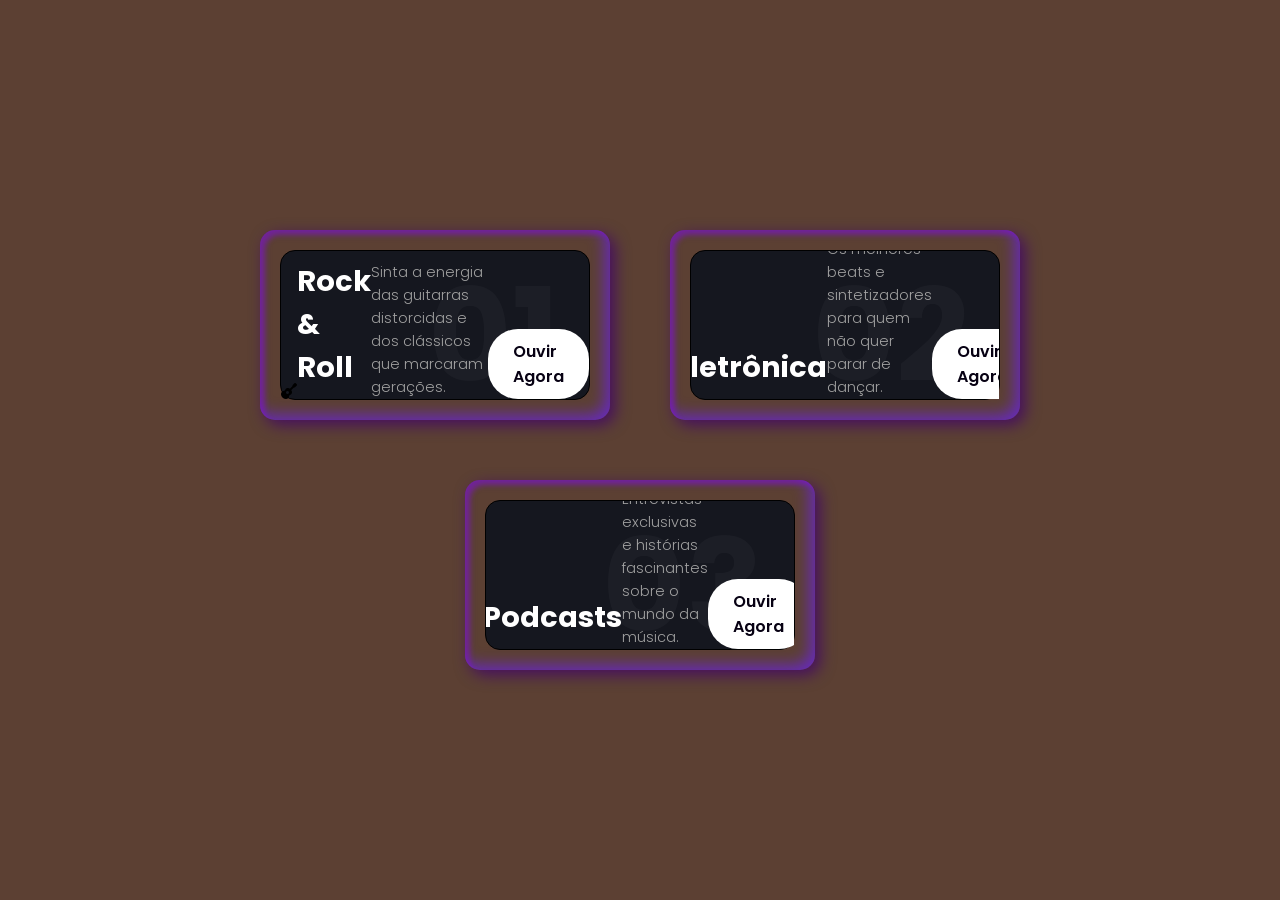
<file: Aula-CSS-aluno-Lucasrocha/aula3-css-main/musica.html>
<!DOCTYPE html>
<html lang="pt-br">
<head>
    <meta charset="UTF-8">
    <meta name="viewport" content="width=device-width, initial-scale=1.0">
    <title>Music Beats | Explore</title>
    <link rel="stylesheet" href="https://cdnjs.cloudflare.com/ajax/libs/font-awesome/6.0.0/css/all.min.css">
    <link rel="stylesheet" href="style.css">
</head>
<body>
    <div class="container">
        <div class="card">
            <div class="box">
                <div class="content">
                    <h2>01</h2>
                    <i class="fa-solid fa-guitar icon"></i>
                    <h3>Rock & Roll</h3>
                    <p>Sinta a energia das guitarras distorcidas e dos clássicos que marcaram gerações.</p>
                    <a href="#">Ouvir Agora</a>
                </div>
            </div>
        </div>

        <div class="card">
            <div class="box">
                <div class="content">
                    <h2>02</h2>
                    <i class="fa-solid fa-compact-disc icon"></i>
                    <h3>Eletrônica</h3>
                    <p>Os melhores beats e sintetizadores para quem não quer parar de dançar.</p>
                    <a href="#">Ouvir Agora</a>
                </div>
            </div>
        </div>

        <div class="card">
            <div class="box">
                <div class="content">
                    <h2>03</h2>
                    <i class="fa-solid fa-microphone-lines icon"></i>
                    <h3>Podcasts</h3>
                    <p>Entrevistas exclusivas e histórias fascinantes sobre o mundo da música.</p>
                    <a href="#">Ouvir Agora</a>
                </div>
            </div>
        </div>
    </div>
</body>
</html>
</file>
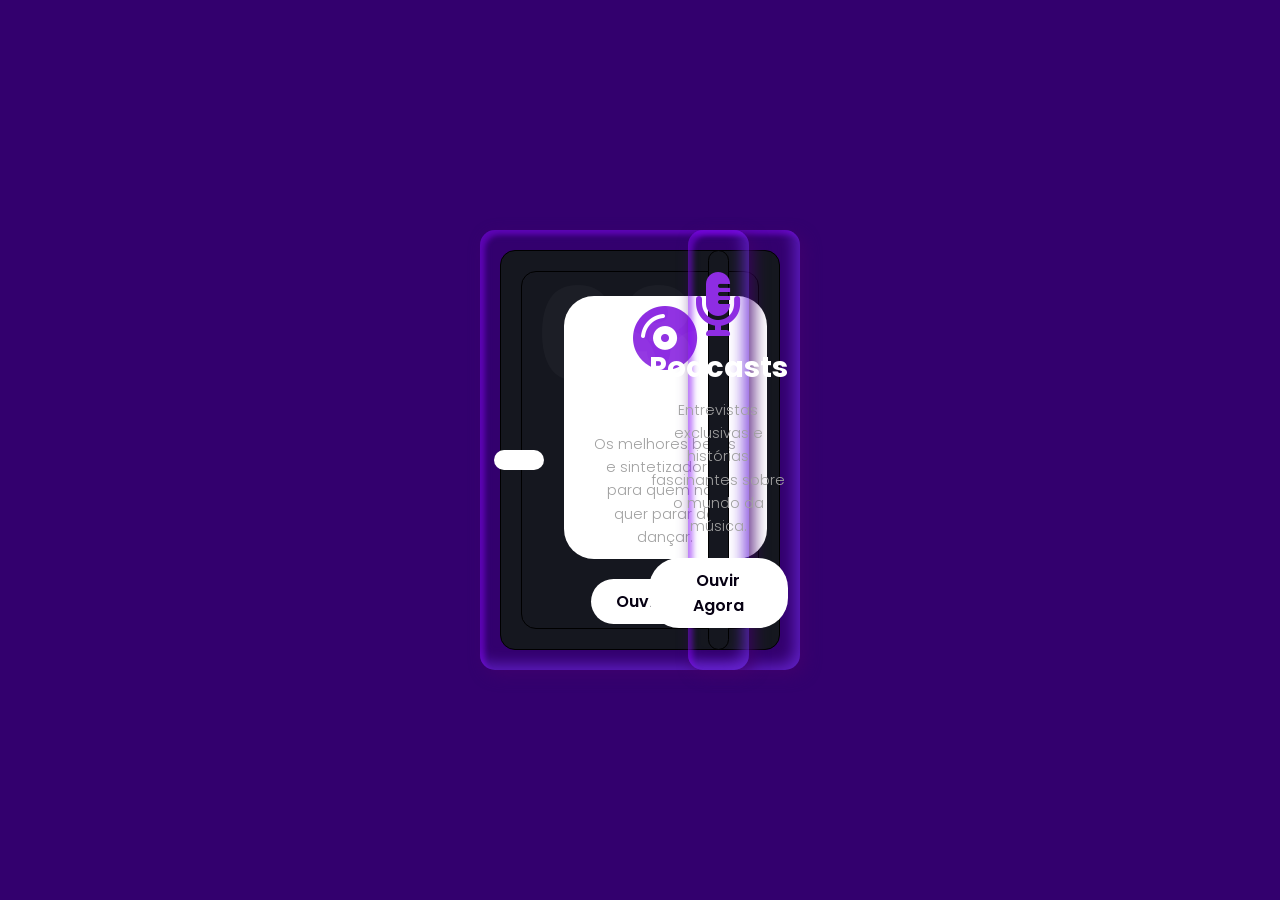
<file: Aula-CSS-aluno-Lucasrocha/aula3-css-completo-main/musica/musica.html>
<!DOCTYPE html>
<html lang="pt-br">
<head>
    <meta charset="UTF-8">
    <meta name="viewport" content="width=device-width, initial-scale=1.0">
    <title>Music Beats | Explore</title>
    <link rel="stylesheet" href="https://cdnjs.cloudflare.com/ajax/libs/font-awesome/6.0.0/css/all.min.css">
    <link rel="stylesheet" href="style.css">
</head>
<body>
    <div class="container">
        <div class="card">
            <div class="box">
                <div class="content">
                    <h2>01</h2>
                    <i class="fa-solid fa-guitar icon"></i>
                    <h3>Rock & Roll</h3>
                    <p>Sinta a energia das guitarras distorcidas e dos clássicos que marcaram gerações.</p>
                    <a href="https://www.youtube.com/watch?v=CD-E-LDc384&list=RDCD-E-LDc384&start_radio=1 </a>
                </div>
            </div>
        </div>

        <div class="card">
            <div class="box">
                <div class="content">
                    <h2>02</h2>
                    <i class="fa-solid fa-compact-disc icon"></i>
                    <h3>Eletrônica</h3>
                    <p>Os melhores beats e sintetizadores para quem não quer parar de dançar.</p>
                    <a href="https://www.youtube.com/watch?v=hc80sLlnQgE&list=PLJn4hP4ODKFxG4CyA4xljp63iPZ_NTfM_">Ouvir Agora</a>
                </div>
            </div>
        </div>

        <div class="card">
            <div class="box">
                <div class="content">
                    <h2>03</h2>
                    <i class="fa-solid fa-microphone-lines icon"></i>
                    <h3>Podcasts</h3>
                    <p>Entrevistas exclusivas e histórias fascinantes sobre o mundo da música.</p>
                    <a href="https://www.youtube.com/watch?v=uFemhx5S228">Ouvir Agora</a>
                </div>
            </div>
        </div>
    </div>
    
   
</body>
</html>
</file>
<file: aula-site-responsivo-main/estilo.css>
/* ================================================================
       1. VARIÁVEIS GLOBAIS (Custom Properties)
       ----------------------------------------------------------------
       Definem as cores, tamanhos e sombras do site inteiro.
       Mude um valor aqui → muda em TODAS as páginas e componentes.

       Como usar numa propriedade CSS:
         color: var(--verde);
         border-radius: var(--radius);
    ================================================================ */
:root {
  /* Paleta de cores */
  --verde: #2d6a4f; /* cor principal — cabeçalho, botões, títulos */
  --menta: #74c69d; /* cor de destaque — bordas, hover, acentos    */
  --creme: #f8f3ec; /* fundo padrão das páginas                    */
  --areia: #e9ddd0; /* fundo de seções alternadas                  */
  --texto: #1b2e25; /* cor principal do texto                      */
  --cinza: #6b7c74; /* texto secundário, descrições                */
  --borda: #c9b99a; /* bordas e separadores                        */

  /* Espaçamentos e efeitos */
  --radius: 10px; /* arredondamento padrão de cards e caixas     */
  --sombra: 0 4px 20px rgba(0, 0, 0, 0.08); /* sombra suave reutilizável        */
}

/* ================================================================
       2. RESET MÍNIMO
       ----------------------------------------------------------------
       Remove margens/paddings padrão do navegador e garante que
       largura e altura incluam bordas (box-sizing: border-box).
       NÃO mexa neste bloco.
    ================================================================ */
*,
*::before,
*::after {
  box-sizing: border-box;
  margin: 0;
  padding: 0;
}
html {
  scroll-behavior: smooth;
} /* rolagem suave ao clicar em âncoras */

/* ================================================================
       3. ESTILOS BASE — aplicados ao corpo inteiro
       ----------------------------------------------------------------
       Definem fonte, cor de fundo e espaçamento entre linhas.
       Tudo que está aqui é herdado por todos os elementos filhos.
    ================================================================ */
body {
  font-family: "DM Sans", sans-serif;
  background: var(--creme);
  color: var(--texto);
  line-height: 1.7; /* espaço entre linhas — facilita a leitura */
}
img {
  max-width: 100%;
  display: block;
}
a {
  color: var(--verde);
  text-decoration: none;
}

/* Títulos usam a fonte serif (mais elegante) */
h1,
h2,
h3 {
  font-family: "Playfair Display", serif;
  line-height: 1.2;
}

/* ================================================================
       4. COMPONENTES REUTILIZÁVEIS
       ----------------------------------------------------------------
       Cada componente abaixo pode ser usado em QUALQUER página.
       Basta copiar a estrutura HTML indicada no comentário.
    ================================================================ */

/* ── 4a. CONTAINER ─────────────────────────────────────────────
       Centraliza o conteúdo e limita a largura máxima.
       HTML: <div class="container"> ... </div>
    ────────────────────────────────────────────────────────────── */
.container {
  max-width: 1100px;
  margin: 0 auto; /* centraliza horizontalmente */
}

/* ── 4b. TÍTULO DE SEÇÃO ───────────────────────────────────────
       HTML: <h2 class="section-title">Meu Título</h2>
       clamp(mín, ideal, máx) → tamanho fluido conforme a tela
    ────────────────────────────────────────────────────────────── */
.section-title {
  font-size: clamp(1.5rem, 3vw, 2rem);
  color: var(--verde);
  margin-bottom: 2rem;
  text-align: center;
}

/* ── 4c. BOTÃO ─────────────────────────────────────────────────
       HTML padrão:  <a href="..." class="btn">Texto</a>
       HTML claro:   <a href="..." class="btn btn--claro">Texto</a>
       HTML submit:  <button class="btn-enviar">Enviar</button>
    ────────────────────────────────────────────────────────────── */
.btn {
  display: inline-block;
  background: var(--verde);
  color: #fff;
  font-weight: 700;
  padding: 0.75rem 2rem;
  border-radius: 50px; /* pílula arredondada */
  font-size: 0.95rem;
  border: none;
  cursor: pointer;
  transition:
    transform 0.2s,
    box-shadow 0.2s;
}
.btn:hover {
  transform: translateY(-2px);
  box-shadow: 0 6px 20px rgba(0, 0, 0, 0.18);
}
.btn--claro {
  background: #fff;
  color: var(--verde);
} /* variação fundo branco */

/* ── 4d. CARDS EM GRADE ────────────────────────────────────────
       FLEXBOX: os cards se organizam em linha e quebram sozinhos.
       HTML:
         <div class="cards">
           <article class="card">
             <div class="icone">🧠</div>
             <h3>Título</h3>
             <p>Descrição.</p>
           </article>
         </div>
    ────────────────────────────────────────────────────────────── */
.cards {
  display: flex;
  flex-wrap: wrap; /* quebra linha se não couber */
  gap: 1.5rem;
  justify-content: center;
}
.card {
  background: #fff;
  border-radius: var(--radius);
  padding: 1.8rem 1.5rem;
  flex: 1 1 220px; /* flex-grow | flex-shrink | flex-basis */
  max-width: 260px;
  box-shadow: var(--sombra);
  text-align: center;
  transition: transform 0.2s;
}
.card:hover {
  transform: translateY(-4px);
}
.card .icone {
  font-size: 2.4rem;
  margin-bottom: 0.8rem;
}
.card h3 {
  color: var(--verde);
  margin-bottom: 0.5rem;
  font-size: 1.05rem;
}
.card p {
  font-size: 0.88rem;
  color: var(--cinza);
}

/* ── 4e. LISTA DE DICAS ────────────────────────────────────────
       Card com borda lateral colorida.
       HTML:
         <div class="dicas-lista">
           <article class="dica">
             <strong>💡 Título</strong>
             <p>Texto da dica.</p>
           </article>
         </div>
    ────────────────────────────────────────────────────────────── */
.dicas-lista {
  display: flex;
  flex-wrap: wrap;
  gap: 1rem;
  justify-content: center;
}
.dica {
  background: #fff;
  border-left: 4px solid var(--menta); /* borda lateral de destaque */
  border-radius: var(--radius);
  padding: 1rem 1.4rem;
  flex: 1 1 280px;
  max-width: 360px;
  box-shadow: var(--sombra);
}
.dica strong {
  color: var(--verde);
  display: block;
  margin-bottom: 0.3rem;
}
.dica p {
  font-size: 0.88rem;
  color: var(--cinza);
}

/* ── 4f. DOIS ELEMENTOS LADO A LADO ────────────────────────────
       FLEXBOX: texto e imagem em linha; empilha em mobile.
       HTML:
         <div class="sobre-inner">
           <div class="sobre-texto"> ... </div>
           <div class="sobre-img">🌿</div>
         </div>
    ────────────────────────────────────────────────────────────── */
.sobre-inner {
  display: flex;
  align-items: center;
  gap: 3rem;
  flex-wrap: wrap; /* empilha quando a tela for pequena */
}
.sobre-texto {
  flex: 1 1 280px;
}
.sobre-texto p {
  color: var(--cinza);
  margin-bottom: 1rem;
}
.sobre-img {
  flex: 1 1 260px;
  background: linear-gradient(135deg, var(--menta), var(--verde));
  border-radius: var(--radius);
  height: 260px;
  display: flex;
  align-items: center;
  justify-content: center;
  font-size: 6rem;
}

/* ================================================================
       5. SEÇÃO GENÉRICA
       ----------------------------------------------------------------
       Espaçamento padrão para todas as seções.
       Seções com fundo diferente recebem a classe extra .bg-areia
    ================================================================ */
section {
  padding: 4rem 2rem;
}
.bg-areia {
  background: var(--areia);
}

/* ================================================================
       6. HEADER — cabeçalho fixo no topo
       ----------------------------------------------------------------
       FLEXBOX: logo à esquerda + navegação à direita.
       Copie este bloco HTML para TODAS as páginas:

         <header>
           <div class="header-inner">
             <span class="logo">🌿 IE</span>
             <nav>
               <a href="index.html" class="ativo">Início</a>
               <a href="pilares.html">Pilares</a>
               ...
             </nav>
           </div>
         </header>

       Na página atual, adicione class="ativo" no link correspondente.
    ================================================================ */
header {
  background: var(--verde);
  color: #fff;
  padding: 1rem 2rem;
  position: sticky; /* fica fixo enquanto o usuário rola a página */
  top: 0;
  z-index: 100; /* fica na frente de tudo */
  box-shadow: 0 2px 12px rgba(0, 0, 0, 0.15);
}
.header-inner {
  max-width: 1100px;
  margin: 0 auto;
  display: flex;
  align-items: center;
  justify-content: space-between; /* logo e nav nas extremidades */
  flex-wrap: wrap;
  gap: 0.5rem;
}
.logo {
  font-family: "Playfair Display", serif;
  font-size: 1.4rem;
}
nav {
  display: flex;
  gap: 1.4rem;
  flex-wrap: wrap;
}
nav a {
  color: #fff;
  font-size: 0.9rem;
  font-weight: 500;
  opacity: 0.85;
  transition: opacity 0.2s;
}
nav a:hover {
  opacity: 1;
  text-decoration: underline;
}
nav a.ativo {
  opacity: 1;
  text-decoration: underline;
  font-weight: 700;
}

/* ================================================================
       7. HERO — banner de destaque
       ----------------------------------------------------------------
       Versão grande para index.html: class="hero"
       Versão compacta para páginas internas: class="hero hero--pequeno"
    ================================================================ */
.hero {
  background: linear-gradient(135deg, var(--verde) 0%, #52b788 100%);
  color: #fff;
  padding: 5rem 2rem 4rem;
  text-align: center;
}
.hero--pequeno {
  padding: 3rem 2rem;
} /* use em pilares.html, sobre.html etc. */
.hero h1 {
  font-size: clamp(2rem, 5vw, 3.2rem);
  margin-bottom: 1rem;
}
.hero p {
  font-size: 1.1rem;
  max-width: 560px;
  margin: 0 auto 2rem;
  opacity: 0.9;
}

/* ================================================================
       8. FORMULÁRIO DE CONTATO
       ----------------------------------------------------------------
       FLEXBOX: label acima do input (flex-direction: column)
                campos lado a lado dentro de .form-row
    ================================================================ */
#contato {
  background: var(--verde);
  color: #fff;
}
#contato .section-title {
  color: #fff;
}

.form-wrap {
  background: rgba(255, 255, 255, 0.1);
  backdrop-filter: blur(4px);
  border-radius: var(--radius);
  padding: 2rem;
  max-width: 600px;
  margin: 0 auto;
}
.form-row {
  display: flex; /* campos ficam lado a lado */
  gap: 1rem;
  flex-wrap: wrap;
}
.form-group {
  display: flex;
  flex-direction: column; /* label em cima → input embaixo */
  gap: 0.4rem;
  flex: 1 1 200px;
  margin-bottom: 1.2rem;
}
.form-group label {
  font-size: 0.85rem;
  font-weight: 500;
  opacity: 0.9;
}
.form-group input,
.form-group textarea,
.form-group select {
  padding: 0.7rem 1rem;
  border: 2px solid rgba(255, 255, 255, 0.3);
  border-radius: var(--radius);
  background: rgba(255, 255, 255, 0.15);
  color: #fff;
  font-family: inherit;
  font-size: 0.95rem;
  outline: none;
  transition: border-color 0.2s;
  width: 100%;
}
.form-group input::placeholder,
.form-group textarea::placeholder {
  color: rgba(255, 255, 255, 0.6);
}
.form-group input:focus,
.form-group textarea:focus,
.form-group select:focus {
  border-color: var(--menta);
}
.form-group select option {
  color: var(--texto);
  background: #fff;
}
.form-group textarea {
  resize: vertical;
  min-height: 110px;
}
.btn-enviar {
  width: 100%;
  padding: 0.85rem;
  background: var(--menta);
  color: var(--verde);
  font-weight: 700;
  font-size: 1rem;
  border: none;
  border-radius: 50px;
  cursor: pointer;
  transition:
    background 0.2s,
    transform 0.2s;
}
.btn-enviar:hover {
  background: #fff;
  transform: translateY(-2px);
}

/* ================================================================
       9. FOOTER — rodapé
       ----------------------------------------------------------------
       Copie este bloco HTML para TODAS as páginas:

         <footer>
           <p>© 2025 <strong>Nome do Site</strong> · Subtítulo</p>
         </footer>
    ================================================================ */
footer {
  background: var(--texto);
  color: rgba(255, 255, 255, 0.7);
  text-align: center;
  padding: 1.5rem 1rem;
  font-size: 0.82rem;
}
footer strong {
  color: var(--menta);
}

/* ================================================================
       10.MEDIA QUERIES — desing responsivo
        ----------------------------------------------------------------
    ================================================================ */
/*Smartwacht (< 240px)*/
@media (max-width: 240px) {
  nav {
    display: none;
  } /*nav oculta:tela pequena demais */
  .hero {
    padding: 2rem 1;
  }
  .hero h1 {
    font-size: 1.1rem;
  }
  .hero p {
    font-size: 0.78rem;
  }
  .btn {
    padding: 0.5rem 1.2rem;
    font-size: 0.78rem;
  }
  .section {
    padding: 1.25rem 0.75rem;
  }
  .card {
    flex-basis: 100%;
    max-width: 100%;
  }
  .sobre-img {
    display: none;
  }
  .form-row {
    flex-direction: column;
  }
}
/*celular (< 600px)*/
@media (max-width: 600px) {
  .header-inner {
    flex-direction: column;
    align-items: flex-start;
  }
  nav {
    gap: 1rem;
  }
  .card {
    flex-basis: 100%;
    max-width: 100%;
  }
  /* 1 card por linha */
  .sobre-inner {
    flex-direction: column;
  } /*empilha verticalmente*/
  .sobre-img { width: 100%; }
.dica {flex-basis: 100%; max-width: 100%;}
  .form-row {
    flex-direction: column;}/* campos empilhados */
}
/*tablet (< 601px- 1024px)*/
@media (min-width: 601px) and (max-width: 1024px) {
  .card {
    flex-basis: calc(50% - 1.5rem);  max-width:none; 
  } /* 2 cards por linha */ 
  .dica{flex-basis: calc(50%- 1.5rem);max-width:none;
  }
}
/*TV  grande (> 1800px)*/
@media (min-width: 1800px) {
    body {font-size: 1.2rem;}
    .hero h1 {font-size: 4rem;}
    .hero p {font-size: 1.3rem; max-width: 700px;}
    .container {max-width: 1400px;}
    .card {padding: 2.5rem 2rem;} 
}
</file>
<file: Aula-CSS-aluno-Lucasrocha/aulas-23-a-26-de-marco/style.css/style.css>
/* ========================================
   RESET E VARIÁVEIS GLOBAIS
   ======================================== */

* {
    margin: 0;
    padding: 0;
    box-sizing: border-box;
}

:root {
    /* Cores */
    --bg-dark: #0F172A;
    --bg-card: #1E293B;
    --text-primary: #F8FAFC;
    --text-secondary: #CBD5E1;
    --text-muted: #94A3B8;
    --accent-orange: #EA580C;
    --accent-amber: #F59E0B;
    --border-color: #334155;
    
    /* Tipografia */
    --font-display: 'Poppins', sans-serif;
    --font-body: 'Inter', sans-serif;
    
    /* Espaçamento */
    --spacing-xs: 0.5rem;
    --spacing-sm: 1rem;
    --spacing-md: 1.5rem;
    --spacing-lg: 2rem;
    --spacing-xl: 3rem;
    --spacing-2xl: 4rem;
    
    /* Transições */
    --transition: all 0.3s ease;
}

/* ========================================
   ESTILOS GLOBAIS
   ======================================== */

html {
    scroll-behavior: smooth;
}

body {
    font-family: var(--font-body);
    background-color: var(--bg-dark);
    color: var(--text-primary);
    line-height: 1.6;
    font-weight: 400;
}

.container {
    max-width: 1280px;
    margin: 0 auto;
    padding: 0 var(--spacing-md);
}

/* ========================================
   TIPOGRAFIA
   ======================================== */

h1, h2, h3, h4, h5, h6 {
    font-family: var(--font-display);
    font-weight: 700;
    line-height: 1.2;
}

h1 {
    font-size: 3rem;
    font-weight: 800;
}

h2 {
    font-size: 2.25rem;
    font-weight: 700;
}

h3 {
    font-size: 1.875rem;
    font-weight: 700;
}

h4 {
    font-size: 1.25rem;
    font-weight: 700;
}

p {
    font-size: 1rem;
    color: var(--text-secondary);
    line-height: 1.8;
}

code {
    font-family: 'Courier New', monospace;
    background-color: rgba(234, 88, 12, 0.1);
    color: #FFA500;
    padding: 0.2rem 0.4rem;
    border-radius: 0.25rem;
}

.gradient-text {
    background: linear-gradient(135deg, var(--accent-orange) 0%, var(--accent-amber) 100%);
    -webkit-background-clip: text;
    -webkit-text-fill-color: transparent;
    background-clip: text;
}

/* ========================================
   BOTÕES
   ======================================== */

button {
    font-family: var(--font-body);
    border: none;
    cursor: pointer;
    transition: var(--transition);
    font-size: 1rem;
    font-weight: 600;
}


.btn {
    padding: 0.875rem 1.75rem;
    border-radius: 0.5rem;
    font-weight: 600;
    transition: var(--transition);
}

.btn-primary {
    background: linear-gradient(135deg, var(--accent-orange) 0%, var(--accent-amber) 100%);
    color: white;
    box-shadow: 0 4px 15px rgba(234, 88, 12, 0.3);
}

.btn-primary:hover {
    transform: translateY(-2px);
    box-shadow: 0 6px 25px rgba(234, 88, 12, 0.5);
}

.btn-secondary {
    background-color: transparent;
    color: var(--text-primary);
    border: 2px solid rgba(234, 88, 12, 0.3);
}

.btn-secondary:hover {
    background-color: rgba(234, 88, 12, 0.1);
    border-color: var(--accent-orange);
}

.cta-button {
    background: linear-gradient(135deg, var(--accent-orange) 0%, var(--accent-amber) 100%);
    color: white;
    padding: 0.625rem 1.5rem;
    border-radius: 0.5rem;
    font-weight: 600;
    font-size: 0.95rem;
}

.cta-button:hover {
    transform: translateY(-2px);
    box-shadow: 0 4px 15px rgba(234, 88, 12, 0.4);
}
</file>
<file: Aula-CSS-aluno-Lucasrocha/aula3-css-main/style.css>
/* Importação de fonte do Google Fonts */
@import url("https://fonts.googleapis.com/css2?family=Poppins:wght@300;400;500;600;700;800;900&display=swap");

/* Reset básico para remover margens e paddings padrão */
* {
    margin: 0;
    padding: 0;
    box-sizing: border-box;
    font-family: 'Poppins', sans-serif;
}

/* Estilização do corpo da página: centralização total e fundo escuro */
body {
    display: flex;
    justify-content: center;
    align-items: center;
    min-height: 100vh;
    background: #5C4033; /* Fundo marrom escuro para o tema de padaria */
}

/* Container principal que agrupa os cartões usando Flexbox */
.container {
    display: flex;
    justify-content: center;
    align-items: center;
    flex-wrap: wrap;
  max-width: 1200px;
}

/* Configuração base do cartão: tamanho inicial e transição suave */
.container .card {
    position: relative;
    width: 350px;
    height: 190px;
  box-shadow: inset 5px 5px 5px rgba(140, 0, 255, 0.4),
                inset -5px -5px 15px rgba(105, 37, 214, 0.828),
                5px 5px 15px rgba(65, 1, 108, 0.792);
    border-radius: 15px;
    margin: 30px;
}

/* Efeito de hover: o cartão aumenta de altura para revelar o conteúdo */
.container .card .box {
    position: absolute;
    top: 20px;
    left: 20px;
    right: 20px;
    bottom: 20px;
    background: #15171f; /* Fundo interno um pouco mais claro que o body */
    border: 1px solid #000000;
    border-radius: 15px;
    display: flex;
    justify-content: center;
    align-items: center;
    transition: 0.5s;
}
.container .card:hover .box {
    transform: translatey(-50px);
    background: linear-gradient(45deg, #9625f9, #a600ff); 
    box-shadow: 0 15px 35px rgba(179, 156, 199, 0.781);
}
.container .card .box .content h2 {
    position: absolute;
    top: -10px;
    right: 30px;
    font-size: 8em;
    color: rgba(255, 255, 255, 0.03);
    pointer-events: none; 
}
.container .card .box .content h3 {
    font-size: 1.8em;
    color: #fff;
    margin-bottom: 10px;
}
.container .card .box .content p {
    font-size: 0.9em;
    font-weight: 300;
    color: #a0a0a0;
    line-height: 1.6;
    transition: 0.5s;
}
.container .card:hover .box .content p {
    color: #eee;
}
.container .card .box .content a {
    position: relative;
    display: inline-block;
    padding: 10px 25px;
    background: #fff; /* Botão branco para contraste */
    margin-top: 20px;
    border-radius: 30px;
    color: #070113;
    text-decoration: none;
    font-weight: 600;
    transition: 0.3s;
}
.container .card:hover .box .content a {
    background: #56028a; /* Muda para ciano no hover */
    color: #d8aafc;
    box-shadow: 0 5px 15px rgba(0, 210, 255, 0.4);
}
/* Linhas decorativas animadas em volta do cartão */
.container .card .lines {
    position: absolute;
    inset: 0;
    background: #000;
    overflow: hidden;
}

/* Pseudo-elemento para criar o efeito de gradiente giratório */
.container .card .lines::before {
    content: '';
    position: absolute;
    top: 50%;
    left: 50%;
    width: 600px;
    height: 120px;
    background: linear-gradient(transparent, var(--clr), var(--clr), var(--clr), transparent); /* Usa a cor definida no HTML */
    animation: animate 4s linear infinite;
    animation-play-state: paused;
}

/* Inicia a animação quando o mouse passa sobre o cartão */
.container .card:hover .lines::before {
    animation-play-state: running;
}

/* Keyframes para a animação de rotação */
@keyframes animate {
    0% {
        transform: translate(-50%, -50%) rotate(0deg);
    }
    100% {
        transform: translate(-50%, -50%) rotate(360deg);
    }
}

/* Segundo pseudo-elemento para criar o efeito de borda interna */
.container .card .lines::after {
    content: '';
    position: absolute;
    inset: 3px;
    background: #4A2C2A; /* Cor interna do cartão para o tema de padaria */
}

/* Caixa da imagem: posicionamento e transição de tamanho/posição */
.container .card .imgBx {
    position: absolute;
    top: -50px;
    left: 50%;
    width: 150px;
    height: 150px;
    transform: translateX(-50%);
    background: #000;
    transition: 0.5s;
    z-index: 10;
    overflow: hidden;
    display: flex;
    justify-content: center;
    align-items: center;
}

/* Altera a posição e o tamanho da imagem no hover */
.container .card:hover .imgBx {
    top: 25px;
    width: 250px;
    height: 250px;
}

/* Estilização da imagem dentro da caixa */
.container .card .imgBx img {
    position: absolute;
    top: 0;
    left: 0;
    width: 100%;
    height: 100%;
    object-fit: cover;
    transition: 0.5s;
}

/* Conteúdo textual do cartão: centralização e visibilidade inicial */
.container .card .content {
    position: absolute;
    width: 100%;
    height: 100%;
    display: flex;
    justify-content: center;
    align-items: flex-end;
    overflow: hidden;
}

/* Detalhes internos: animação de subida e opacidade no hover */
.container .card .content .details {
    padding: 30px 20px;
    text-align: center;
    width: 100%;
    transition: 0.5s;
    transform: translateY(145px);
}

.container .card:hover .content .details {
    transform: translateY(0px);
}

/* Estilização do título h2 com a cor variável (--clr) */
.container .card .content .details h2 {
    font-size: 1.5em;
    font-weight: 600;
    color: var(--clr); /* Usa a cor definida no HTML */
    line-height: 1.2em;
}

/* Estilização do parágrafo de descrição */
.container .card .content .details p {
    color: #fff;
    opacity: 0.8;
    margin-top: 5px;
}

/* Botão "Ver Mais" com estilização personalizada */
.container .card .content .details a {
    display: inline-block;
    padding: 8px 15px;
    background: var(--clr); /* Usa a cor definida no HTML */
    color: #333; /* Cor do texto do botão para contraste */
    margin-top: 10px;
    text-decoration: none;
    font-weight: 500;
}
</file>
<file: Aula-CSS-aluno-Lucasrocha/aula3-css-completo-main/musica/style.css>
@import url('https://fonts.googleapis.com/css2?family=Poppins:wght@300;400;500;700;800&display=swap');

* {
    margin: 0;
    padding: 0;
    box-sizing: border-box;
    font-family: 'Poppins', sans-serif;
}

/* Fundo agora com um tom de azul marinho bem escuro para parecer app de música */
body {
    display: flex;
    justify-content: center;
    align-items: center;
    min-height: 100vh;
    background: #33006e;
}

.container {
    display: flex;
    justify-content: center;
    align-items: center;
    flex-wrap: wrap;
    max-width: 1200px;
}

.container .card {
    position: relative;
    width: 320px;
    height: 440px;
    /* Sombras ajustadas para um brilho sutil azulado */
    box-shadow: inset 5px 5px 5px rgba(140, 0, 255, 0.4),
                inset -5px -5px 15px rgba(105, 37, 214, 0.828),
                5px 5px 15px rgba(65, 1, 108, 0.792);
    border-radius: 15px;
    margin: 30px;
}


.container .card .box {
    position: absolute;
    top: 20px;
    left: 20px;
    right: 20px;
    bottom: 20px;
    background: #15171f; /* Fundo interno um pouco mais claro que o body */
    border: 1px solid #000000;
    border-radius: 15px;
    display: flex;
    justify-content: center;
    align-items: center;
    transition: 0.5s;
}

/* Gradiente musical neon no hover (Roxo para Ciano) */
.container .card:hover .box {
    transform: translatey(-50px);
    background: linear-gradient(45deg, #9625f9, #a600ff); 
    box-shadow: 0 15px 35px rgba(179, 156, 199, 0.781);
}

.container .card .box .content {
    padding: 20px;
    text-align: center;
}

/* Estilização do ícone musical */
.container .card .box .content .icon {
    font-size: 4em;
    color: #8e2de2; /* Cor inicial roxa */
    margin-bottom: 10px;
    transition: 0.5s;
}

/* No hover, o ícone fica branco para destacar no gradiente */
.container .card:hover .box .content .icon {
    color: #fff;
    transform: scale(1.1);
}

.container .card .box .content h2 {
    position: absolute;
    top: -10px;
    right: 30px;
    font-size: 8em;
    color: rgba(255, 255, 255, 0.03);
    pointer-events: none;
}

.container .card .box .content h3 {
    font-size: 1.8em;
    color: #fff;
    margin-bottom: 10px;
}

.container .card .box .content p {
    font-size: 0.9em;
    font-weight: 300;
    color: #a0a0a0;
    line-height: 1.6;
    transition: 0.5s;
}

.container .card:hover .box .content p {
    color: #eee;
}

/* Botão de play estilizado */
.container .card .box .content a {
    position: relative;
    display: inline-block;
    padding: 10px 25px;
    background: #fff; /* Botão branco para contraste */
    margin-top: 20px;
    border-radius: 30px;
    color: #070113;
    text-decoration: none;
    font-weight: 600;
    transition: 0.3s;
}

.container .card:hover .box .content a {
    background: #56028a; /* Muda para ciano no hover */
    color: #d8aafc;
    box-shadow: 0 5px 15px rgba(0, 210, 255, 0.4);
}
</file>
